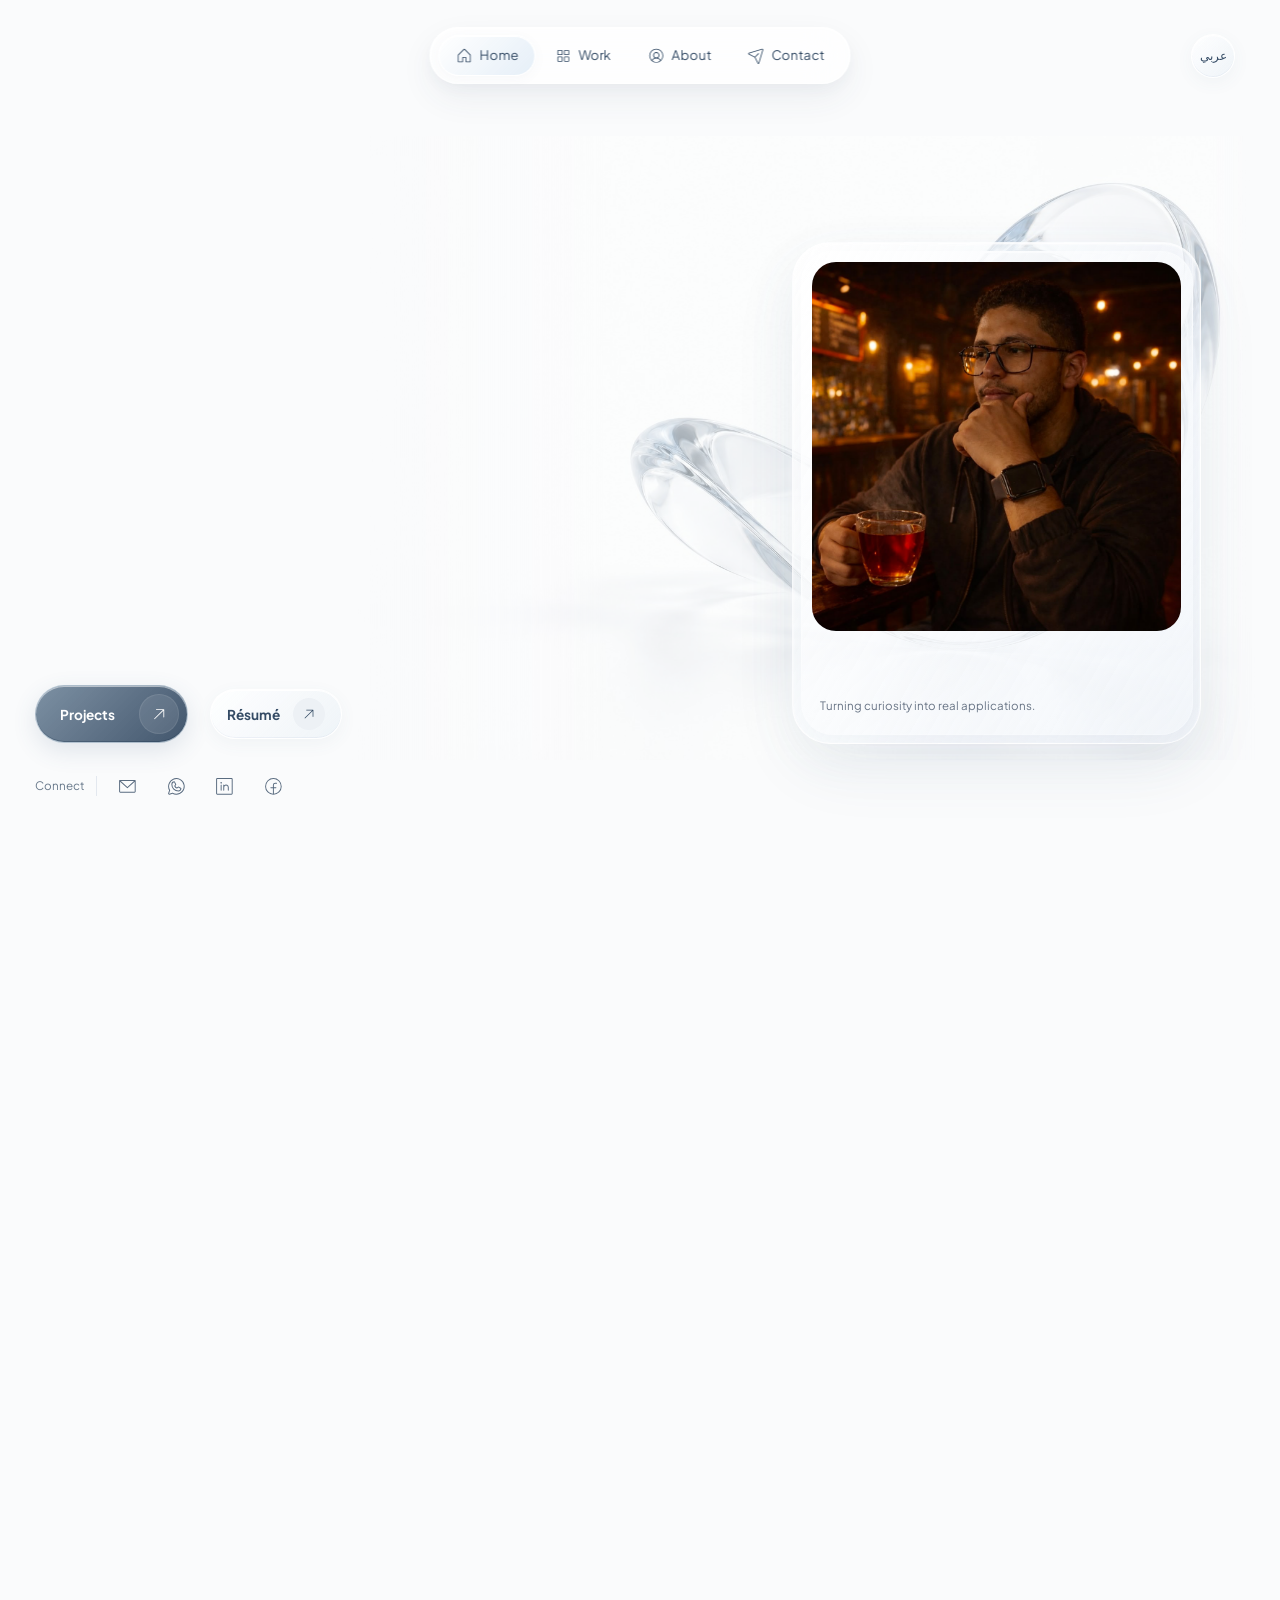
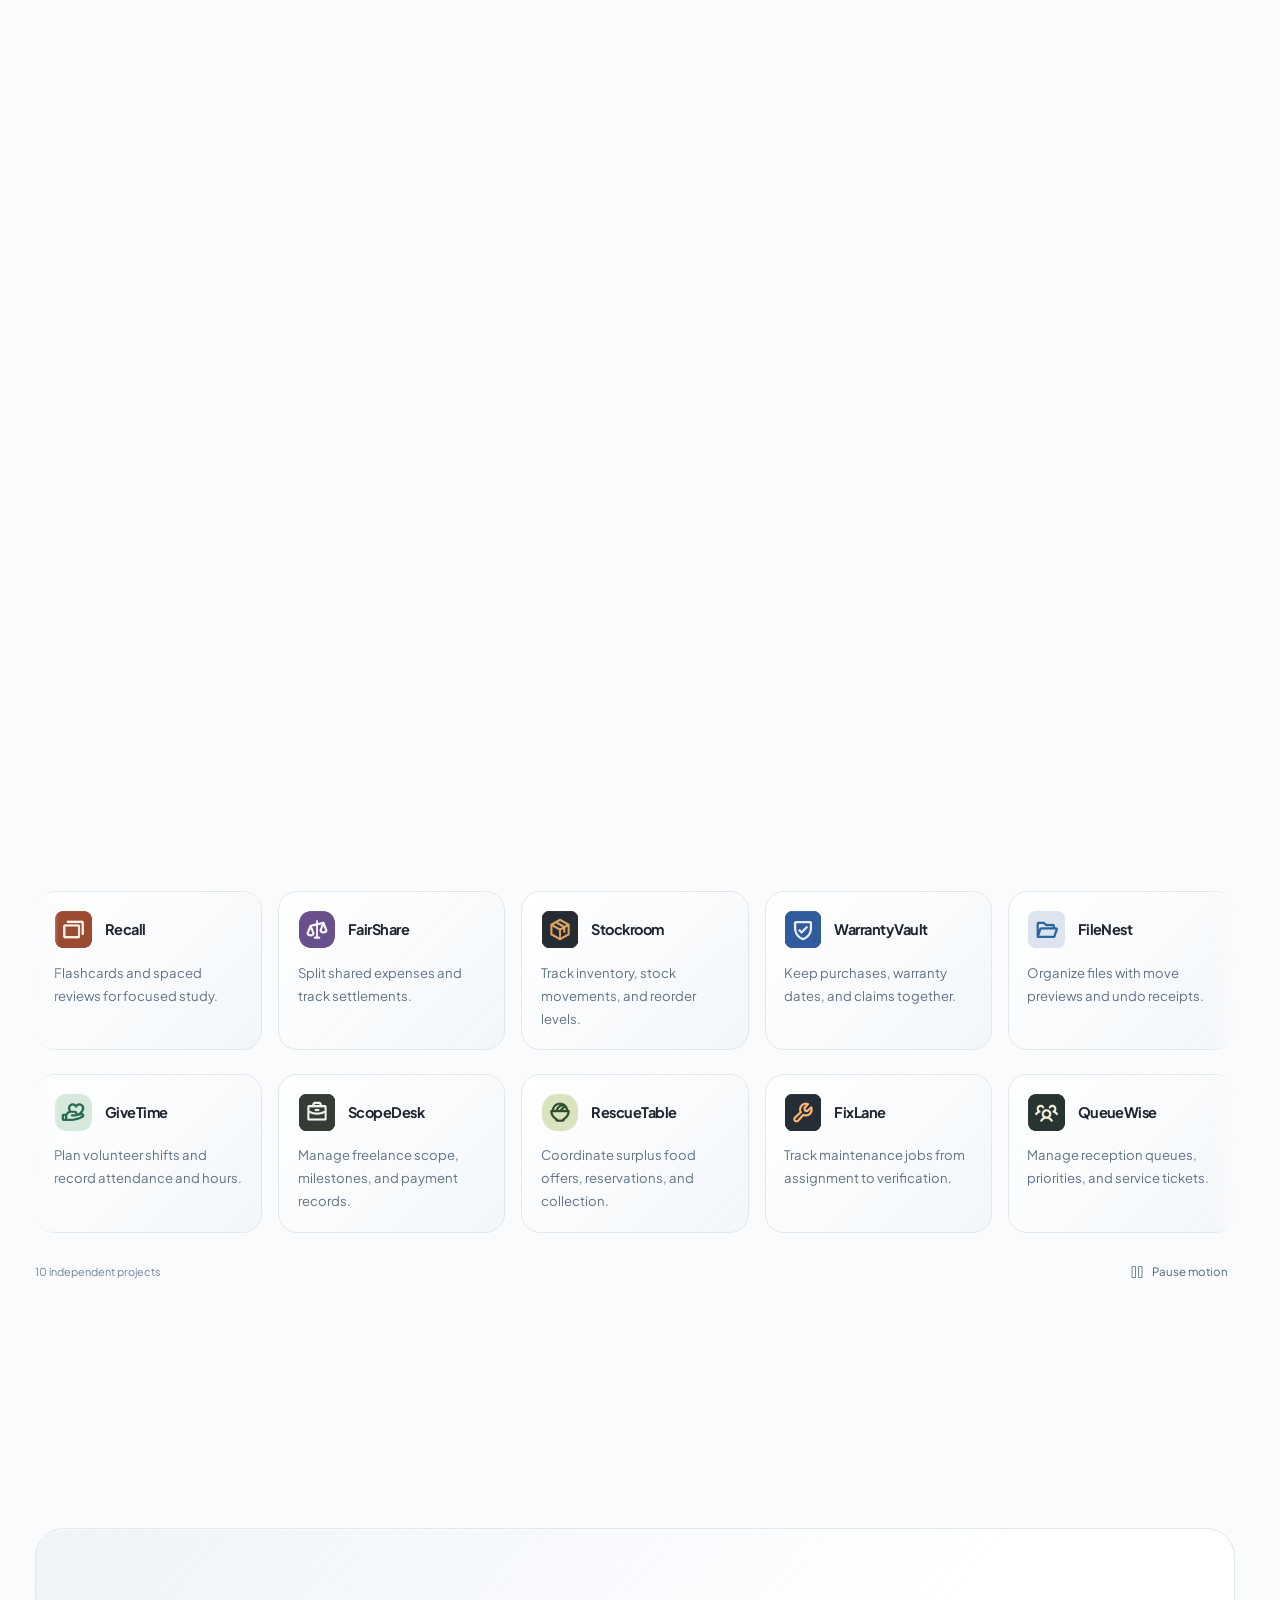
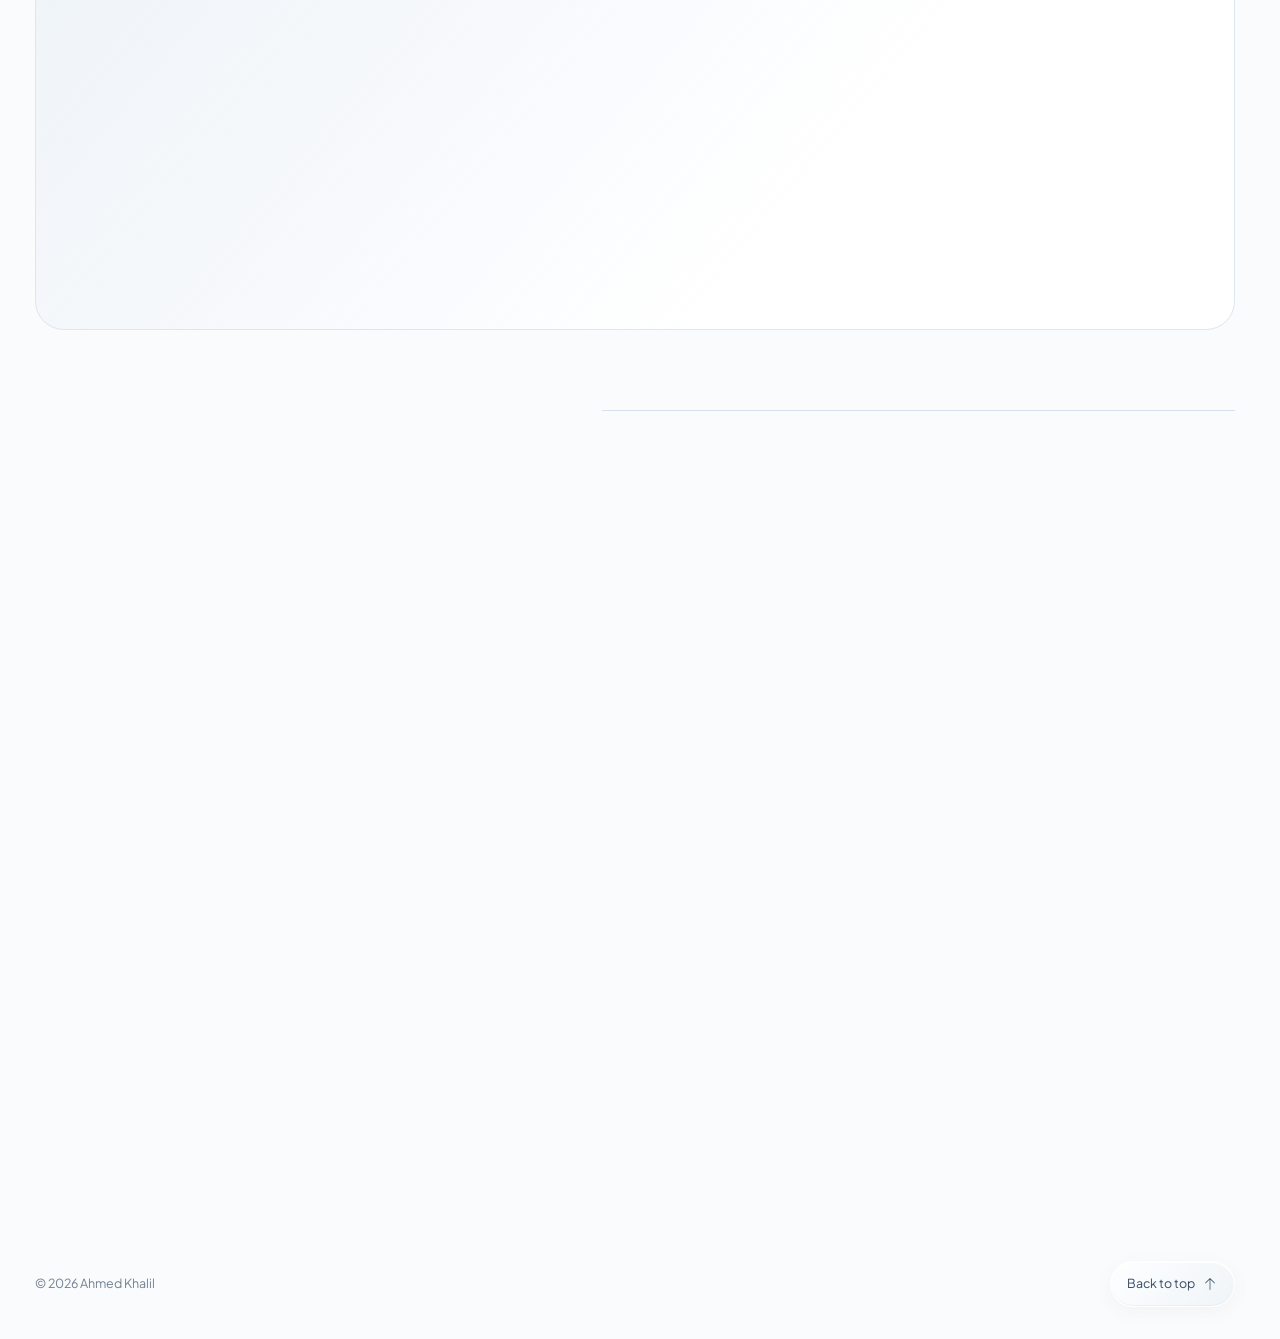
<file: index.html>
<!doctype html>
<html lang="en" data-theme="light">
<head>
  <meta charset="UTF-8">
  <meta name="viewport" content="width=device-width, initial-scale=1">
  <meta name="theme-color" content="#fafbfc">
  <title>Ahmed Khalil | AI & Software Development</title>
  <meta name="description" content="Computer Science student specializing in AI. Explore Ahmed's work in Flutter, web development and Windows applications, including MIMARX Studio & Academy, Clear Tool and NEXUS.">
  <meta property="og:title" content="Ahmed Khalil | AI & Software Development">
  <meta property="og:description" content="A curious mind. Practical software. Explore MIMARX Studio & Academy, Clear Tool, NEXUS, and my work across web, mobile, and desktop.">
  <meta property="og:type" content="website">
  <meta property="og:url" content="https://ahmed-khalil-mohamed.github.io/">
  <meta property="og:image" content="https://ahmed-khalil-mohamed.github.io/portrait-2026.jpg">
  <link rel="canonical" href="https://ahmed-khalil-mohamed.github.io/">
  <link rel="icon" href="favicon.ico?v=4" sizes="any">
  <link rel="icon" href="ak-signature.svg?v=4" type="image/svg+xml">
  <link rel="apple-touch-icon" href="apple-touch-icon.png">
  <link rel="preload" as="font" href="jakarta-regular.ttf" type="font/ttf" crossorigin>
  <link rel="preload" as="font" href="signature.ttf" type="font/ttf" crossorigin>
  <link rel="stylesheet" href="styles.css?v=11">
  <link rel="stylesheet" href="motion.css?v=9">
  <link rel="stylesheet" href="refinements.css?v=15">
  <script>
    if (!matchMedia('(prefers-reduced-motion: reduce)').matches) {
      document.documentElement.classList.add('intro-pending');
      window.portfolioIntroFallback = setTimeout(() => {
        document.documentElement.classList.remove('intro-pending');
        document.querySelectorAll('[data-intro-inert]').forEach(el => { el.inert = false; el.removeAttribute('data-intro-inert'); });
        document.dispatchEvent(new Event('portfolio:intro-ready'));
      }, 5000);
    }
  </script>
  <script src="signature-mark.js?v=9" defer></script>
  <script src="motion.js?v=14" defer></script>
  <script src="project-data.js?v=8" defer></script>
  <script src="project-gallery.js?v=12" defer></script>
  <script src="app.js?v=9" defer></script>
  <script src="interactions.js?v=13" defer></script>
  <script src="project-marquee.js?v=13" defer></script>
</head>
<body>
  <div class="site-intro" id="site-intro" aria-label="Welcome / أهلاً بك">
    <div class="intro-center">
      <div class="intro-signature" data-ink-signature></div>
      <p class="intro-name" data-en="Ahmed Khalil" data-ar="أحمد خليل">Ahmed Khalil</p>
    </div>
    <button class="intro-skip" data-en="Enter website" data-ar="دخول الموقع">Enter website</button>
  </div>
  <a class="skip-link" href="#main" data-en="Skip to content" data-ar="انتقل للمحتوى">Skip to content</a>
  <header class="header shell">
    <a class="brand signature" href="#" aria-label="Ahmed Khalil, home">AK<span class="signature-stroke" aria-hidden="true"></span></a>
    <nav class="desktop-nav" aria-label="Main navigation">
      <a href="#home"><svg class="icon" aria-hidden="true"><use href="icons.svg?v=11#house"></use></svg><span data-en="Home" data-ar="الرئيسية">Home</span></a>
      <a href="#work"><svg class="icon" aria-hidden="true"><use href="icons.svg?v=11#squares-four"></use></svg><span data-en="Work" data-ar="المشاريع">Work</span></a>
      <a href="#about"><svg class="icon" aria-hidden="true"><use href="icons.svg?v=11#user-circle"></use></svg><span data-en="About" data-ar="عني">About</span></a>
      <a href="#contact"><svg class="icon" aria-hidden="true"><use href="icons.svg?v=11#paper-plane-tilt"></use></svg><span data-en="Contact" data-ar="تواصل">Contact</span></a>
    </nav>
    <div class="preferences">
      <button id="language" data-language-toggle class="icon-button language" aria-label="Switch to Arabic">عربي</button>
    </div>
    <button class="menu-toggle icon-button" aria-label="Open menu" aria-controls="mobile-menu" aria-expanded="false"><svg class="icon" aria-hidden="true"><use href="icons.svg?v=11#list"></use></svg></button>
  </header>
  <dialog id="mobile-menu" aria-label="Navigation menu">
    <div class="drawer-top"><a class="signature drawer-brand" href="#home" aria-label="Ahmed Khalil, home">AK</a><button class="icon-button close-menu" aria-label="Close menu"><svg class="icon" aria-hidden="true"><use href="icons.svg?v=11#x"></use></svg></button></div>
    <p class="drawer-name" data-en="Ahmed Khalil" data-ar="أحمد خليل">Ahmed Khalil</p>
    <nav class="mobile-nav" aria-label="Main navigation">
      <a href="#home"><svg class="icon" aria-hidden="true"><use href="icons.svg?v=11#house"></use></svg><span data-en="Home" data-ar="الرئيسية">Home</span></a>
      <a href="#work"><svg class="icon" aria-hidden="true"><use href="icons.svg?v=11#squares-four"></use></svg><span data-en="Work" data-ar="المشاريع">Work</span></a>
      <a href="#about"><svg class="icon" aria-hidden="true"><use href="icons.svg?v=11#user-circle"></use></svg><span data-en="About" data-ar="عني">About</span></a>
      <a href="#contact"><svg class="icon" aria-hidden="true"><use href="icons.svg?v=11#paper-plane-tilt"></use></svg><span data-en="Contact" data-ar="تواصل">Contact</span></a>
    </nav>
    <div class="drawer-bottom"><span data-en="Language" data-ar="اللغة">Language</span><button class="drawer-language" data-language-toggle aria-label="Switch to Arabic">العربية</button></div>
    <a class="drawer-resume text-link" href="resume.html" target="_blank" rel="noopener"><span data-en="View résumé" data-ar="السيرة الذاتية">View résumé</span><svg class="icon" aria-hidden="true"><use href="icons.svg?v=11#arrow-up-right"></use></svg></a>
  </dialog>
  <main id="main">
    <section id="home" class="hero shell" aria-labelledby="hero-title">
      <img class="glass-art" src="glass-ribbon.jpg" width="1536" height="1024" alt="" aria-hidden="true">
      <div class="hero-copy">
        <p class="eyebrow entrance" data-en="SOFTWARE DEVELOPMENT & ARTIFICIAL INTELLIGENCE" data-ar="تطوير البرمجيات والذكاء الاصطناعي">SOFTWARE DEVELOPMENT & ARTIFICIAL INTELLIGENCE</p>
        <h1 id="hero-title" class="entrance" style="--delay:100ms"><span data-en="Ahmed" data-ar="أحمد">Ahmed</span><br><span class="name-last" data-en="Khalil." data-ar="خليل.">Khalil.</span></h1>
        <p class="hero-description entrance" style="--delay:200ms"><strong data-en="A developer. An AI student. A curious mind." data-ar="مطور برمجيات. طالب ذكاء اصطناعي. عقل فضولي.">A developer. An AI student. A curious mind.</strong><span data-en="Building thoughtful experiences across web, mobile, and desktop." data-ar="أبني تجارب مدروسة للويب والموبايل وسطح المكتب.">Building thoughtful experiences across web, mobile, and desktop.</span></p>
        <div class="hero-actions entrance" style="--delay:270ms">
          <a class="button primary" href="#work"><span data-en="Projects" data-ar="المشاريع">Projects</span><span class="icon-circle" aria-hidden="true"><svg class="icon" aria-hidden="true"><use href="icons.svg?v=11#arrow-up-right"></use></svg></span></a>
          <a class="text-link" href="resume.html" target="_blank" rel="noopener"><span data-en="Résumé" data-ar="السيرة الذاتية">Résumé</span><span class="icon-circle" aria-hidden="true"><svg class="icon" aria-hidden="true"><use href="icons.svg?v=11#arrow-up-right"></use></svg></span></a>
        </div>
        <div class="contact-shortcuts entrance" style="--delay:360ms" role="group" aria-labelledby="quick-contact-title"><span id="quick-contact-title" class="contact-legend" data-en="Connect" data-ar="نتواصل">Connect</span><a class="contact-shortcut" href="mailto:ahmed9999qe@gmail.com"><svg class="icon" aria-hidden="true"><use href="icons.svg?v=11#envelope-simple"></use></svg><span class="" data-en="Email" data-ar="الإيميل">Email</span></a><a class="contact-shortcut" href="https://wa.me/201120000970" target="_blank" rel="noopener"><svg class="icon" aria-hidden="true"><use href="icons.svg?v=11#whatsapp-logo"></use></svg><span class="" data-en="WhatsApp" data-ar="واتساب">WhatsApp</span></a><a class="contact-shortcut" href="https://www.linkedin.com/in/ahmed-khalil-b76813265/" target="_blank" rel="noopener"><svg class="icon" aria-hidden="true"><use href="icons.svg?v=11#linkedin-logo"></use></svg><span class="" data-en="LinkedIn" data-ar="لينكدإن">LinkedIn</span></a><a class="contact-shortcut" href="https://www.facebook.com/Ahmed.Khalil.Mohame" target="_blank" rel="noopener"><svg class="icon" aria-hidden="true"><use href="icons.svg?v=11#facebook-logo"></use></svg><span class="" data-en="Facebook" data-ar="فيسبوك">Facebook</span></a></div>
      </div>
      <figure class="portrait entrance" style="--delay:180ms">
        <div class="portrait-frame"><img src="portrait-2026.jpg" width="1536" height="1024" alt="Ahmed Khalil" fetchpriority="high"></div>
        <figcaption><span><strong data-en="Ahmed Khalil" data-ar="أحمد خليل">Ahmed Khalil</strong><small data-en="Turning curiosity into real applications." data-ar="أحوّل الفضول إلى تطبيقات حقيقية.">Turning curiosity into real applications.</small></span><span class="signature portrait-signature" aria-hidden="true">AK</span></figcaption>
      </figure>
    </section>
    <section id="work" class="work shell section" aria-labelledby="work-title">
      <div class="section-heading reveal"><h2 id="work-title" data-en="Selected work." data-ar="مشاريع مختارة.">Selected work.</h2><p data-en="Client websites and applications I design and build." data-ar="مواقع للعملاء وتطبيقات من تصميمي وتطويري.">Client websites and applications I design and build.</p></div>
      <div class="work-grid">
        <article id="mimarx" class="work-card reveal" aria-labelledby="mimarx-title">
          <button class="project-image work-preview mimarx-work-preview" data-project="mimarx" aria-label="Explore MIMARX project"><img src="mimarx-academy.jpg" alt="MIMARX Academy website and architectural showcase" width="1905" height="1057" loading="lazy"><span class="preview-hint" aria-hidden="true"><svg class="icon" aria-hidden="true"><use href="icons.svg?v=11#arrow-up-right"></use></svg></span></button>
          <div class="work-card-body">
            <p class="work-category" data-en="Client website" data-ar="موقع لعميل">Client website</p>
            <h3 id="mimarx-title">MIMARX</h3>
            <p class="work-summary" data-en="A bilingual website for an architecture studio and its academy. Designed and developed in full." data-ar="موقع بالعربية والإنجليزية لاستوديو معماري وأكاديميته. صممته وطورته بالكامل.">A bilingual website for an architecture studio and its academy. Designed and developed in full.</p>
            <div class="work-card-actions"><button class="work-visit" data-project="mimarx" aria-haspopup="dialog"><span data-en="Explore project" data-ar="اكتشف المشروع">Explore project</span><svg class="icon" aria-hidden="true"><use href="icons.svg?v=11#arrow-up-right"></use></svg></button><button class="work-details" data-project="mimarx"><span class="" data-en="Details" data-ar="التفاصيل">Details</span></button></div>
          </div>
        </article>
        <article id="nexus" class="work-card reveal" aria-labelledby="nexus-title">
          <button class="project-image work-preview nexus-work-preview" data-project="nexus" aria-label="Explore NEXUS project"><img src="nexus.png" alt="NEXUS AI workspace" width="1600" height="1000" loading="lazy"><span class="preview-hint" aria-hidden="true"><svg class="icon" aria-hidden="true"><use href="icons.svg?v=11#arrow-up-right"></use></svg></span></button>
          <div class="work-card-body">
            <p class="work-category" data-en="AI workspace" data-ar="مساحة عمل AI">AI workspace</p>
            <h3 id="nexus-title">NEXUS</h3>
            <p class="work-summary" data-en="AI tools, conversations, and specialist roles together in one Windows workspace." data-ar="أدوات الذكاء الاصطناعي والمحادثات والأدوار المتخصصة في مساحة عمل واحدة على Windows.">AI tools, conversations, and specialist roles together in one Windows workspace.</p>
            <div class="work-card-actions"><button class="work-visit" data-project="nexus" aria-haspopup="dialog"><span data-en="Explore project" data-ar="اكتشف المشروع">Explore project</span><svg class="icon" aria-hidden="true"><use href="icons.svg?v=11#arrow-up-right"></use></svg></button><button class="work-details" data-project="nexus"><span class="" data-en="Details" data-ar="التفاصيل">Details</span></button></div>
          </div>
        </article>
        <article id="clear" class="work-card reveal" aria-labelledby="clear-title">
          <button class="project-image work-preview clear-work-preview" data-project="clear" aria-label="Explore Clear Tool project"><img src="clear-tool.png" alt="Clear Tool hardware and maintenance workspace" width="1600" height="1000" loading="lazy"><span class="preview-hint" aria-hidden="true"><svg class="icon" aria-hidden="true"><use href="icons.svg?v=11#arrow-up-right"></use></svg></span></button>
          <div class="work-card-body">
            <p class="work-category" data-en="Windows utility" data-ar="أدوات Windows">Windows utility</p>
            <h3 id="clear-title">Clear Tool</h3>
            <p class="work-summary" data-en="Understand your PC and manage everyday maintenance through a clear, bilingual interface." data-ar="اعرف مكونات جهازك ونظّم مهام الصيانة اليومية بواجهة واضحة بالعربية والإنجليزية.">Understand your PC and manage everyday maintenance through a clear, bilingual interface.</p>
            <div class="work-card-actions"><button class="work-visit" data-project="clear" aria-haspopup="dialog"><span data-en="Explore project" data-ar="اكتشف المشروع">Explore project</span><svg class="icon" aria-hidden="true"><use href="icons.svg?v=11#arrow-up-right"></use></svg></button><button class="work-details" data-project="clear"><span class="" data-en="Details" data-ar="التفاصيل">Details</span></button></div>
          </div>
        </article>
      </div>
      <div id="more-projects" class="more-work" role="region" aria-labelledby="more-work-title">
        <div class="more-work-heading reveal"><h3 id="more-work-title" data-en="More things I've built." data-ar="مشاريع أخرى.">More things I've built.</h3><p data-en="Small tools for everyday tasks. Take a closer look." data-ar="أدوات صغيرة لمهام يومية. اضغط على أي مشروع لتكتشفه.">Small tools for everyday tasks. Take a closer look.</p></div>
        <div class="project-marquee" id="project-marquee">
<div class="marquee-row"><div class="marquee-track"><ul class="marquee-group">
<li class="mini-project">
            <button type="button" class="mini-card" data-project="recall" aria-haspopup="dialog" aria-labelledby="recall-name" aria-describedby="recall-summary">
              <span class="mini-card-top"><img src="project-icons/recall.png" alt="" width="40" height="40" loading="lazy"><svg class="icon mini-arrow" aria-hidden="true"><use href="icons.svg?v=11#arrow-up-right"></use></svg></span>
              <span class="mini-name" id="recall-name" dir="ltr">Recall</span>
              <span class="mini-summary" id="recall-summary" data-en="Flashcards and spaced reviews for focused study." data-ar="بطاقات للمذاكرة ومراجعات متباعدة لتثبيت المعلومات.">Flashcards and spaced reviews for focused study.</span>
            </button>
          </li>
<li class="mini-project">
            <button type="button" class="mini-card" data-project="fairshare" aria-haspopup="dialog" aria-labelledby="fairshare-name" aria-describedby="fairshare-summary">
              <span class="mini-card-top"><img src="project-icons/fairshare.png" alt="" width="40" height="40" loading="lazy"><svg class="icon mini-arrow" aria-hidden="true"><use href="icons.svg?v=11#arrow-up-right"></use></svg></span>
              <span class="mini-name" id="fairshare-name" dir="ltr">FairShare</span>
              <span class="mini-summary" id="fairshare-summary" data-en="Split shared expenses and track settlements." data-ar="تقسيم المصاريف المشتركة ومتابعة التسويات.">Split shared expenses and track settlements.</span>
            </button>
          </li>
<li class="mini-project">
            <button type="button" class="mini-card" data-project="stockroom" aria-haspopup="dialog" aria-labelledby="stockroom-name" aria-describedby="stockroom-summary">
              <span class="mini-card-top"><img src="project-icons/stockroom.png" alt="" width="40" height="40" loading="lazy"><svg class="icon mini-arrow" aria-hidden="true"><use href="icons.svg?v=11#arrow-up-right"></use></svg></span>
              <span class="mini-name" id="stockroom-name" dir="ltr">Stockroom</span>
              <span class="mini-summary" id="stockroom-summary" data-en="Track inventory, stock movements, and reorder levels." data-ar="متابعة المخزون وحركة الأصناف وحدود إعادة الطلب.">Track inventory, stock movements, and reorder levels.</span>
            </button>
          </li>
<li class="mini-project">
            <button type="button" class="mini-card" data-project="warrantyvault" aria-haspopup="dialog" aria-labelledby="warrantyvault-name" aria-describedby="warrantyvault-summary">
              <span class="mini-card-top"><img src="project-icons/warrantyvault.png" alt="" width="40" height="40" loading="lazy"><svg class="icon mini-arrow" aria-hidden="true"><use href="icons.svg?v=11#arrow-up-right"></use></svg></span>
              <span class="mini-name" id="warrantyvault-name" dir="ltr">WarrantyVault</span>
              <span class="mini-summary" id="warrantyvault-summary" data-en="Keep purchases, warranty dates, and claims together." data-ar="تنظيم المشتريات ومواعيد الضمان ومطالبات الصيانة.">Keep purchases, warranty dates, and claims together.</span>
            </button>
          </li>
<li class="mini-project">
            <button type="button" class="mini-card" data-project="filenest" aria-haspopup="dialog" aria-labelledby="filenest-name" aria-describedby="filenest-summary">
              <span class="mini-card-top"><img src="project-icons/filenest.png" alt="" width="40" height="40" loading="lazy"><svg class="icon mini-arrow" aria-hidden="true"><use href="icons.svg?v=11#arrow-up-right"></use></svg></span>
              <span class="mini-name" id="filenest-name" dir="ltr">FileNest</span>
              <span class="mini-summary" id="filenest-summary" data-en="Organize files with move previews and undo receipts." data-ar="تنظيم الملفات مع معاينة النقل وإمكانية التراجع.">Organize files with move previews and undo receipts.</span>
            </button>
          </li>
</ul></div></div>
<div class="marquee-row"><div class="marquee-track"><ul class="marquee-group">
<li class="mini-project">
            <button type="button" class="mini-card" data-project="givetime" aria-haspopup="dialog" aria-labelledby="givetime-name" aria-describedby="givetime-summary">
              <span class="mini-card-top"><img src="project-icons/givetime.png" alt="" width="40" height="40" loading="lazy"><svg class="icon mini-arrow" aria-hidden="true"><use href="icons.svg?v=11#arrow-up-right"></use></svg></span>
              <span class="mini-name" id="givetime-name" dir="ltr">GiveTime</span>
              <span class="mini-summary" id="givetime-summary" data-en="Plan volunteer shifts and record attendance and hours." data-ar="تنظيم ورديات المتطوعين وتسجيل الحضور والساعات.">Plan volunteer shifts and record attendance and hours.</span>
            </button>
          </li>
<li class="mini-project">
            <button type="button" class="mini-card" data-project="scopedesk" aria-haspopup="dialog" aria-labelledby="scopedesk-name" aria-describedby="scopedesk-summary">
              <span class="mini-card-top"><img src="project-icons/scopedesk.png" alt="" width="40" height="40" loading="lazy"><svg class="icon mini-arrow" aria-hidden="true"><use href="icons.svg?v=11#arrow-up-right"></use></svg></span>
              <span class="mini-name" id="scopedesk-name" dir="ltr">ScopeDesk</span>
              <span class="mini-summary" id="scopedesk-summary" data-en="Manage freelance scope, milestones, and payment records." data-ar="تنظيم نطاق المشاريع ومراحل التسليم وسجلات المدفوعات.">Manage freelance scope, milestones, and payment records.</span>
            </button>
          </li>
<li class="mini-project">
            <button type="button" class="mini-card" data-project="rescuetable" aria-haspopup="dialog" aria-labelledby="rescuetable-name" aria-describedby="rescuetable-summary">
              <span class="mini-card-top"><img src="project-icons/rescuetable.png" alt="" width="40" height="40" loading="lazy"><svg class="icon mini-arrow" aria-hidden="true"><use href="icons.svg?v=11#arrow-up-right"></use></svg></span>
              <span class="mini-name" id="rescuetable-name" dir="ltr">RescueTable</span>
              <span class="mini-summary" id="rescuetable-summary" data-en="Coordinate surplus food offers, reservations, and collection." data-ar="تنسيق عروض فائض الطعام والحجوزات والاستلام.">Coordinate surplus food offers, reservations, and collection.</span>
            </button>
          </li>
<li class="mini-project">
            <button type="button" class="mini-card" data-project="fixlane" aria-haspopup="dialog" aria-labelledby="fixlane-name" aria-describedby="fixlane-summary">
              <span class="mini-card-top"><img src="project-icons/fixlane.png" alt="" width="40" height="40" loading="lazy"><svg class="icon mini-arrow" aria-hidden="true"><use href="icons.svg?v=11#arrow-up-right"></use></svg></span>
              <span class="mini-name" id="fixlane-name" dir="ltr">FixLane</span>
              <span class="mini-summary" id="fixlane-summary" data-en="Track maintenance jobs from assignment to verification." data-ar="متابعة أعمال الصيانة من الإسناد إلى التأكد من الإصلاح.">Track maintenance jobs from assignment to verification.</span>
            </button>
          </li>
<li class="mini-project">
            <button type="button" class="mini-card" data-project="queuewise" aria-haspopup="dialog" aria-labelledby="queuewise-name" aria-describedby="queuewise-summary">
              <span class="mini-card-top"><img src="project-icons/queuewise.png" alt="" width="40" height="40" loading="lazy"><svg class="icon mini-arrow" aria-hidden="true"><use href="icons.svg?v=11#arrow-up-right"></use></svg></span>
              <span class="mini-name" id="queuewise-name" dir="ltr">QueueWise</span>
              <span class="mini-summary" id="queuewise-summary" data-en="Manage reception queues, priorities, and service tickets." data-ar="إدارة طوابير الاستقبال والأولويات وتذاكر الخدمة.">Manage reception queues, priorities, and service tickets.</span>
            </button>
          </li>
</ul></div></div>
</div>
<div class="marquee-toolbar"><span data-en="10 independent projects" data-ar="١٠ مشاريع مستقلة">10 independent projects</span><button class="marquee-toggle" hidden type="button" aria-pressed="false" aria-controls="project-marquee"><svg class="icon" aria-hidden="true"><use href="icons.svg?v=11#pause"></use></svg><span data-en="Pause motion" data-ar="إيقاف الحركة">Pause motion</span></button></div>
      </div>
      <a class="all-projects text-link reveal" href="https://github.com/Ahmed-Khalil-Mohamed?tab=repositories" target="_blank" rel="noopener"><span data-en="More on GitHub" data-ar="المزيد على GitHub">More on GitHub</span><span class="icon-circle" aria-hidden="true"><svg class="icon" aria-hidden="true"><use href="icons.svg?v=11#arrow-up-right"></use></svg></span></a>
    </section>
    <section id="about" class="about shell section" aria-labelledby="about-title">
      <div class="about-title reveal"><p class="eyebrow" data-en="THE PERSON BEHIND THE CODE" data-ar="وراء الكود">THE PERSON BEHIND THE CODE</p><h2 id="about-title"><span data-en="Always a student." data-ar="أتعلم باستمرار.">Always a student.</span><span data-en="Always building." data-ar="وأبني باستمرار.">Always building.</span></h2><a class="text-link" href="resume.html" target="_blank" rel="noopener"><span data-en="Résumé" data-ar="السيرة الذاتية">Résumé</span><span class="icon-circle" aria-hidden="true"><svg class="icon" aria-hidden="true"><use href="icons.svg?v=11#arrow-up-right"></use></svg></span></a></div>
      <div class="about-content reveal"><p class="about-lead" data-en="I'm Ahmed, a Computer Science student specializing in Artificial Intelligence, with hands-on experience building Flutter web and mobile applications." data-ar="أنا أحمد، طالب علوم حاسب متخصص في الذكاء الاصطناعي، وعندي خبرة عملية في بناء تطبيقات الويب والموبايل باستخدام Flutter.">I'm Ahmed, a Computer Science student specializing in Artificial Intelligence, with hands-on experience building Flutter web and mobile applications.</p><p data-en="I enjoy turning a useful idea into something people can actually use. My projects bring together application development, thoughtful interfaces, and a growing interest in how AI can support everyday work." data-ar="بحب أحول الفكرة المفيدة لبرنامج الناس تقدر تستخدمه فعلًا. مشاريعي بتجمع بين تطوير التطبيقات والاهتمام بالواجهة واستكشاف إزاي الذكاء الاصطناعي يساعد في الشغل اليومي.">I enjoy turning a useful idea into something people can actually use. My projects bring together application development, thoughtful interfaces, and a growing interest in how AI can support everyday work.</p><div class="education"><span data-en="Current focus" data-ar="مجال دراستي">Current focus</span><strong data-en="Computer Science" data-ar="علوم الحاسب">Computer Science</strong><span data-en="Artificial Intelligence specialization" data-ar="تخصص الذكاء الاصطناعي">Artificial Intelligence specialization</span></div></div>
    </section>
    <section id="skills" class="skills shell section" aria-labelledby="skills-title">
      <div class="toolkit-heading reveal"><p class="eyebrow" data-en="SKILLS & TOOLS" data-ar="المهارات والأدوات">SKILLS & TOOLS</p><h2 id="skills-title" data-en="My working toolkit." data-ar="أدواتي في الشغل.">My working toolkit.</h2><p class="toolkit-intro" data-en="The technologies I use to turn ideas into working products." data-ar="التقنيات اللي بستخدمها عشان أحوّل الأفكار لتطبيقات حقيقية.">The technologies I use to turn ideas into working products.</p></div>
      <div class="skill-groups">
        <div class="skill-group reveal"><span class="skill-mark" aria-hidden="true"><svg class="icon" aria-hidden="true"><use href="icons.svg?v=11#code"></use></svg></span><h3 data-en="Applications & interfaces" data-ar="التطبيقات والواجهات">Applications & interfaces</h3><p data-en="From a responsive website to an app that feels at home on your device." data-ar="من موقع متجاوب إلى تطبيق مناسب للجهاز اللي بتستخدمه.">From a responsive website to an app that feels at home on your device.</p><div class="tags"><span>Flutter</span><span>Dart</span><span>React</span><span>JavaScript</span><span>HTML & CSS</span><span>Electron</span></div></div>
        <div class="skill-group reveal"><span class="skill-mark" aria-hidden="true"><svg class="icon" aria-hidden="true"><use href="icons.svg?v=11#brain"></use></svg></span><h3 data-en="Intelligence & workflow" data-ar="الذكاء الاصطناعي وسير العمل">Intelligence & workflow</h3><p data-en="Exploring AI through useful integrations, clear workflows, and practical tools." data-ar="استكشاف الذكاء الاصطناعي من خلال تكاملات مفيدة وخطوات عمل واضحة وأدوات عملية.">Exploring AI through useful integrations, clear workflows, and practical tools.</p><div class="tags"><span data-en="AI integrations" data-ar="تكامل أدوات AI">AI integrations</span><span>Git & GitHub</span><span data-en="Arabic / English UI" data-ar="واجهات عربية / إنجليزية">Arabic / English UI</span><span>Windows</span></div></div>
      </div>
    </section>
    <section id="contact" class="contact shell section reveal" aria-labelledby="contact-title">
      <div class="contact-intro"><p class="eyebrow" data-en="GET IN TOUCH" data-ar="خلّينا نتواصل">GET IN TOUCH</p><h2 id="contact-title" data-en="Good software starts with a conversation." data-ar="البرامج الجيدة تبدأ بفكرة وحوار.">Good software starts with a conversation.</h2>
      <div class="contact-bottom"><p data-en="Have a project in mind? Send me an email, say hello on WhatsApp, or connect with me on social media." data-ar="عندك فكرة مشروع؟ ابعتلي إيميل، كلمني على واتساب، أو نتواصل على السوشيال ميديا.">Have a project in mind? Send me an email, say hello on WhatsApp, or connect with me on social media.</p></div></div>
      <div class="contact-channels"><a class="contact-channel" href="mailto:ahmed9999qe@gmail.com"><span class="contact-channel-icon"><svg class="icon" aria-hidden="true"><use href="icons.svg?v=11#envelope-simple"></use></svg></span><span class="contact-channel-copy"><span class="contact-label" data-en="Email" data-ar="الإيميل">Email</span><span class="contact-value" dir="ltr">ahmed9999qe@gmail.com</span></span><svg class="icon" aria-hidden="true"><use href="icons.svg?v=11#arrow-up-right"></use></svg></a><a class="contact-channel" href="https://wa.me/201120000970" target="_blank" rel="noopener"><span class="contact-channel-icon"><svg class="icon" aria-hidden="true"><use href="icons.svg?v=11#whatsapp-logo"></use></svg></span><span class="contact-channel-copy"><span class="contact-label" data-en="WhatsApp" data-ar="واتساب">WhatsApp</span><span class="contact-value" dir="ltr">+20 112 000 0970</span></span><svg class="icon" aria-hidden="true"><use href="icons.svg?v=11#arrow-up-right"></use></svg></a><a class="contact-channel" href="https://www.linkedin.com/in/ahmed-khalil-b76813265/" target="_blank" rel="noopener"><span class="contact-channel-icon"><svg class="icon" aria-hidden="true"><use href="icons.svg?v=11#linkedin-logo"></use></svg></span><span class="contact-channel-copy"><span class="contact-label" data-en="LinkedIn" data-ar="لينكدإن">LinkedIn</span><span class="contact-value" data-en="Connect professionally" data-ar="نتواصل مهنيًا">Connect professionally</span></span><svg class="icon" aria-hidden="true"><use href="icons.svg?v=11#arrow-up-right"></use></svg></a><a class="contact-channel" href="https://www.facebook.com/Ahmed.Khalil.Mohame" target="_blank" rel="noopener"><span class="contact-channel-icon"><svg class="icon" aria-hidden="true"><use href="icons.svg?v=11#facebook-logo"></use></svg></span><span class="contact-channel-copy"><span class="contact-label" data-en="Facebook" data-ar="فيسبوك">Facebook</span><span class="contact-value" data-en="Find me on Facebook" data-ar="تابعني على فيسبوك">Find me on Facebook</span></span><svg class="icon" aria-hidden="true"><use href="icons.svg?v=11#arrow-up-right"></use></svg></a></div>
    </section>
  </main>
  <footer class="footer shell"><span>© <span id="year">2026</span> <span data-en="Ahmed Khalil" data-ar="أحمد خليل">Ahmed Khalil</span></span><a href="#home"><span data-en="Back to top" data-ar="للأعلى">Back to top</span><svg class="icon" aria-hidden="true"><use href="icons.svg?v=11#arrow-up"></use></svg></a></footer>
  <dialog id="project-dialog" aria-labelledby="dialog-title"><div class="project-dialog-bar"><span data-en="Project overview" data-ar="نظرة على المشروع">Project overview</span><button class="close-dialog icon-button" aria-label="Close project details"><svg class="icon" aria-hidden="true"><use href="icons.svg?v=11#x"></use></svg></button></div><div id="dialog-content"></div></dialog>
</body>
</html>
</file>
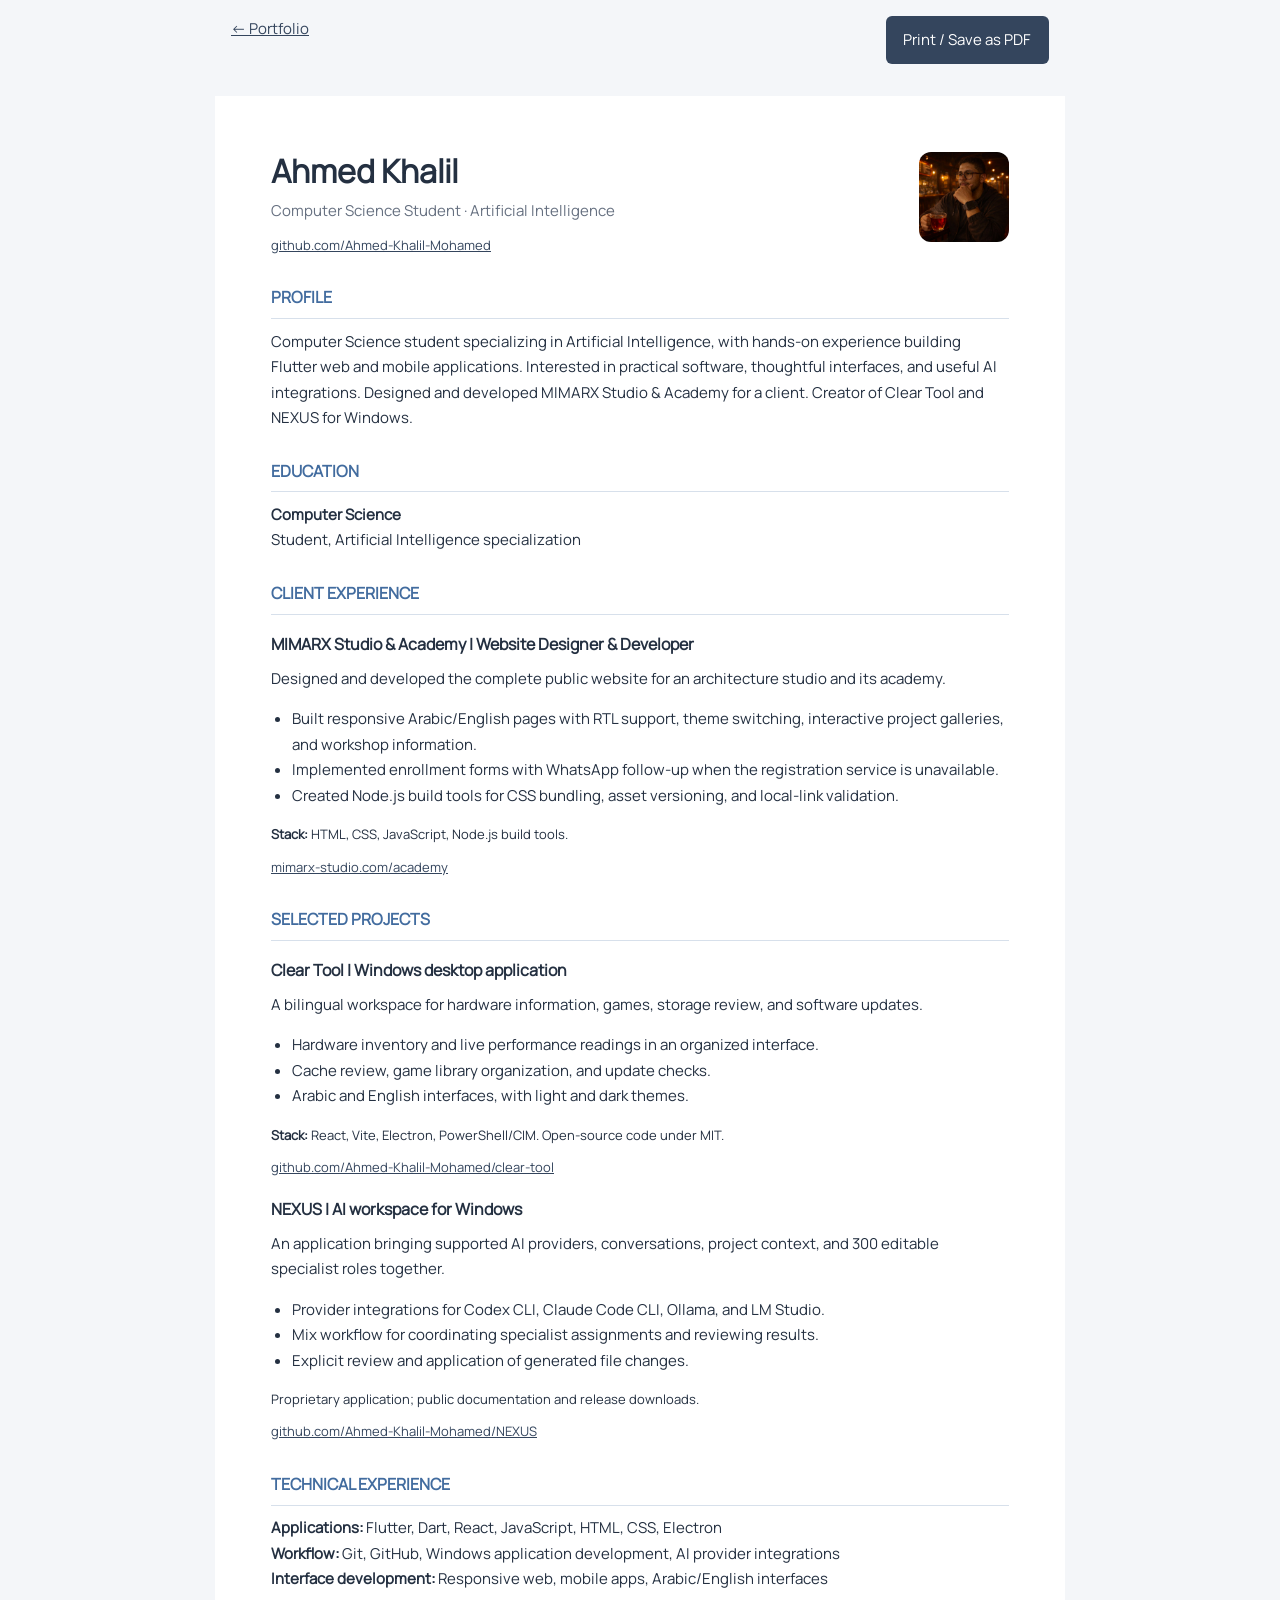
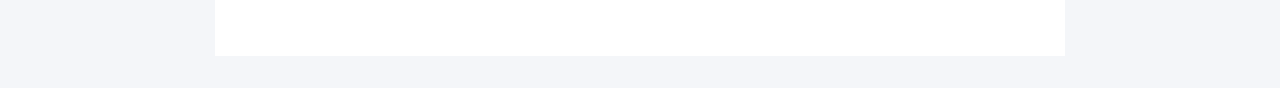
<file: resume.html>
<!doctype html>
<html lang="en"><head><meta charset="UTF-8"><meta name="viewport" content="width=device-width,initial-scale=1"><title>Ahmed Khalil | Résumé</title><meta name="description" content="Ahmed Khalil: Computer Science student specializing in AI, with Flutter web and mobile application experience."><link rel="icon" href="favicon.ico?v=4" sizes="any"><link rel="icon" href="ak-signature.svg?v=4" type="image/svg+xml"><style>@font-face{font-family:Manrope;src:url(manrope-regular.ttf);font-display:swap}*{box-sizing:border-box}body{font:15px/1.7 Manrope,'Segoe UI',sans-serif;background:#f4f6f9;color:#243041;margin:0}.page{max-width:850px;margin:2rem auto;padding:3.5rem;background:#fff}h1{font-size:32px;line-height:1.2;margin:0}h2{font-size:16px;margin:1.7rem 0 .6rem;color:#426c9f;border-bottom:1px solid #d7e0eb;padding-bottom:.4rem}h3{font-size:16px;margin:1rem 0 .25rem}p{margin:.5rem 0}a{color:#34455d;overflow-wrap:anywhere}.top{display:flex;gap:2rem;justify-content:space-between}.top img{height:90px;width:90px;border-radius:12px;object-fit:cover;object-position:60% 42%}.controls{max-width:850px;margin:1rem auto;display:flex;justify-content:space-between;padding:0 1rem}button{padding:.7rem 1.1rem;background:#34455d;color:white;border:0;border-radius:6px;cursor:pointer;font:inherit}ul{padding-left:1.3rem}.role{color:#667080}.small{font-size:13px}@media(max-width:600px){.page{padding:1.5rem;margin:.5rem}.top{gap:1rem}h1{font-size:26px}.top img{height:65px;width:65px}}@media print{body{background:white;font-size:10pt}.controls{display:none}.page{padding:0;margin:0;max-width:none}h2{break-after:avoid}article{break-inside:avoid}a{color:inherit;text-decoration:none}@page{size:A4;margin:15mm}}</style></head><body><div class="controls"><a href="index.html">← Portfolio</a><button onclick="window.print()">Print / Save as PDF</button></div><main class="page"><header class="top"><div><h1>Ahmed Khalil</h1><p class="role">Computer Science Student · Artificial Intelligence</p><a class="small" href="https://github.com/Ahmed-Khalil-Mohamed">github.com/Ahmed-Khalil-Mohamed</a></div><img src="portrait-2026.jpg" width="90" height="90" alt="Ahmed Khalil"></header><section><h2>PROFILE</h2><p>Computer Science student specializing in Artificial Intelligence, with hands-on experience building Flutter web and mobile applications. Interested in practical software, thoughtful interfaces, and useful AI integrations. Designed and developed MIMARX Studio & Academy for a client. Creator of Clear Tool and NEXUS for Windows.</p></section><section><h2>EDUCATION</h2><p><strong>Computer Science</strong><br>Student, Artificial Intelligence specialization</p></section><section><h2>CLIENT EXPERIENCE</h2><article><h3>MIMARX Studio & Academy | Website Designer & Developer</h3><p>Designed and developed the complete public website for an architecture studio and its academy.</p><ul><li>Built responsive Arabic/English pages with RTL support, theme switching, interactive project galleries, and workshop information.</li><li>Implemented enrollment forms with WhatsApp follow-up when the registration service is unavailable.</li><li>Created Node.js build tools for CSS bundling, asset versioning, and local-link validation.</li></ul><p class="small"><strong>Stack:</strong> HTML, CSS, JavaScript, Node.js build tools.</p><a class="small" href="https://www.mimarx-studio.com/academy">mimarx-studio.com/academy</a></article></section><section><h2>SELECTED PROJECTS</h2><article><h3>Clear Tool | Windows desktop application</h3><p>A bilingual workspace for hardware information, games, storage review, and software updates.</p><ul><li>Hardware inventory and live performance readings in an organized interface.</li><li>Cache review, game library organization, and update checks.</li><li>Arabic and English interfaces, with light and dark themes.</li></ul><p class="small"><strong>Stack:</strong> React, Vite, Electron, PowerShell/CIM. Open-source code under MIT.</p><a class="small" href="https://github.com/Ahmed-Khalil-Mohamed/clear-tool">github.com/Ahmed-Khalil-Mohamed/clear-tool</a></article><article><h3>NEXUS | AI workspace for Windows</h3><p>An application bringing supported AI providers, conversations, project context, and 300 editable specialist roles together.</p><ul><li>Provider integrations for Codex CLI, Claude Code CLI, Ollama, and LM Studio.</li><li>Mix workflow for coordinating specialist assignments and reviewing results.</li><li>Explicit review and application of generated file changes.</li></ul><p class="small">Proprietary application; public documentation and release downloads.</p><a class="small" href="https://github.com/Ahmed-Khalil-Mohamed/NEXUS">github.com/Ahmed-Khalil-Mohamed/NEXUS</a></article></section><section><h2>TECHNICAL EXPERIENCE</h2><p><strong>Applications:</strong> Flutter, Dart, React, JavaScript, HTML, CSS, Electron<br><strong>Workflow:</strong> Git, GitHub, Windows application development, AI provider integrations<br><strong>Interface development:</strong> Responsive web, mobile apps, Arabic/English interfaces</p></section></main></body></html>
</file>
<file: styles.css>
@font-face{font-family:Jakarta;src:url(jakarta-regular.ttf) format('truetype');font-weight:400 500;font-display:swap}
@font-face{font-family:Jakarta;src:url(jakarta-bold.ttf) format('truetype');font-weight:600 800;font-display:swap}
@font-face{font-family:Signature;src:url(signature.ttf) format('truetype');font-weight:400;font-display:swap}
/* White liquid glass: original web approximation. Variance 7 / motion 6 / density 3.
   Radius: panels 32/24px, controls pill. Layers: art 0, content 1, nav 10, dialog top layer.
   Backdrop blur limited to floating navigation and modal overlay. */
:root{--bg:#fafbfc;--text:#202631;--muted:#667080;--accent:#426c9f;--panel:rgba(255,255,255,.8);--line:rgba(138,157,180,.16);--ease:cubic-bezier(.22,.75,.18,1);color-scheme:light}
*{box-sizing:border-box}html{scroll-behavior:smooth;scroll-padding-top:8rem}body{margin:0;background:var(--bg);color:var(--text);font-family:Jakarta,'Segoe UI',sans-serif;line-height:1.7;-webkit-font-smoothing:antialiased}body:has(dialog[open]){overflow:hidden}a{color:inherit;text-decoration:none}button{font:inherit;color:inherit;cursor:pointer;border:0}button,a{-webkit-tap-highlight-color:transparent}a:focus-visible,button:focus-visible{outline:2px solid var(--accent);outline-offset:6px}img{display:block;max-width:100%}h1,h2,h3,p,figure{margin:0}h1,h2,h3{font-weight:700;line-height:1.1}p{color:var(--muted)}.shell{width:min(100% - 2.5rem,75rem);margin-inline:auto}.signature{font-family:Signature,cursive;font-weight:400;font-style:normal;letter-spacing:-.09em;line-height:1;direction:ltr}.header{height:6rem;display:flex;align-items:center;justify-content:space-between;gap:1rem;position:relative;z-index:10}.brand{display:block;position:relative;font-size:3.8rem;width:5rem;padding-top:.25rem;transform:rotate(-8deg);transform-origin:center}.signature-stroke{position:absolute;bottom:4px;left:10px;width:3.4rem;height:9px;border-bottom:1.2px solid currentColor;border-radius:50%;transform:rotate(-8deg)}nav{display:flex;align-items:center;gap:.15rem;padding:.4rem .5rem;border:1px solid rgba(255,255,255,.95);border-radius:100px;background:rgba(255,255,255,.7);box-shadow:inset 0 1px 0 #fff,0 8px 25px #58749110,0 0 0 1px #6882a00a}nav a{font-size:.78rem;min-height:2.6rem;display:flex;align-items:center;padding:.55rem .65rem;border-radius:100px;color:#596477;transition:background .5s var(--ease),color .5s var(--ease)}nav a:hover,nav a[aria-current]{color:#202b3d;background:rgba(219,229,240,.55)}.preferences{display:flex}.icon-button{display:grid;place-items:center;background:rgba(255,255,255,.55);min-height:2.8rem;min-width:2.8rem;border-radius:100px;border:1px solid #fff;box-shadow:0 3px 12px #647e9808;transition:background .4s var(--ease),transform .4s var(--ease)}.icon-button:hover{background:#edf2f8}.language{font-size:.78rem}.hero{position:relative;padding-block:3rem 4.5rem;display:grid;gap:3.5rem;isolation:isolate}.glass-art{position:absolute;z-index:-1;pointer-events:none;width:100%;height:34rem;object-fit:cover;right:0;top:22rem;mix-blend-mode:multiply;opacity:.5;mask-image:linear-gradient(90deg,transparent,#000 30%,#000 95%,transparent)}.eyebrow{font-size:.67rem;letter-spacing:.14em;font-weight:600;color:#66798e}.hero h1{font-size:clamp(5.1rem,11vw,8.4rem);letter-spacing:-.075em;line-height:.98;margin-top:1.6rem;font-weight:700}.name-last{color:#5f6b7b}.hero-description{font-size:1rem;max-width:29rem;margin-top:1.75rem;line-height:1.85}.hero-description strong{display:block;color:#303c4e;font-weight:500}.hero-description>span{display:block;margin-top:.3rem}.hero-actions{display:flex;align-items:center;gap:1.4rem;flex-wrap:wrap;margin-top:2rem}.button{display:inline-flex;justify-content:center;align-items:center;gap:1.5rem;min-height:3.5rem;padding:.5rem .5rem .5rem 1.5rem;border-radius:100px;font-size:.85rem;font-weight:600;white-space:nowrap;transition:transform .6s var(--ease),box-shadow .6s var(--ease)}.primary{background:linear-gradient(145deg,#374354,#202b3b);color:#f7f9fc;box-shadow:0 9px 24px #3046671a,inset 0 1px 0 #ffffff35;border:1px solid #ffffff40}.button>span:last-child{display:grid;place-items:center;font-size:1.3rem;background:#ffffff18;border:1px solid #ffffff16;border-radius:100%;width:2.5rem;height:2.5rem;transition:transform .6s var(--ease)}.primary:hover{transform:translateY(-3px);box-shadow:0 14px 30px #30466728}.primary:hover>span:last-child{transform:rotate(45deg)}button:active,.button:active{transform:scale(.98)}.text-link{display:inline-flex;align-items:center;gap:.8rem;min-height:2.75rem;padding:0;background:transparent;font-size:.85rem;font-weight:600;color:#34455d}.text-link>span:last-child{display:grid;place-items:center;width:2rem;height:2rem;border-radius:50%;background:#edf1f5;transition:transform .5s var(--ease)}.text-link:hover>span:last-child{transform:translate(2px,-2px)}.portrait{width:min(100%,23rem);justify-self:center;align-self:center;padding:.65rem .65rem 1.15rem;border-radius:2rem;background:linear-gradient(140deg,#ffffffc9,#ffffff70);border:1px solid #fff;box-shadow:inset 0 1px 1px #fff,0 24px 70px #51688619,0 3px 10px #51688608;position:relative}.portrait::before{content:'';position:absolute;inset:-1rem;z-index:-1;border:1px solid #ffffffb3;border-radius:2.5rem;background:linear-gradient(130deg,#ffffff88,#dfe9f244);transform:rotate(-5deg);box-shadow:0 15px 45px #6a86a412}.portrait-frame{border-radius:1.45rem;overflow:hidden;aspect-ratio:1.05;background:#e6eaf0}.portrait img{width:100%;height:100%;object-fit:cover;transition:transform 1.3s var(--ease)}.portrait:hover img{transform:scale(1.035)}figcaption{display:flex;justify-content:space-between;align-items:center;padding:1.25rem .5rem 0;gap:1rem}figcaption strong{display:block;font-size:.85rem;font-weight:600;color:#303a49}figcaption small{display:block;font-size:.65rem;color:#687485;margin-top:.15rem}.portrait-signature{font-size:3rem;color:#354b67}.section{padding-block:4.5rem}.section-heading{max-width:42rem;margin-bottom:2.5rem}h2{font-size:clamp(2.2rem,4vw,3.75rem);letter-spacing:-.055em}.section-heading p{margin-top:1rem;max-width:34rem;font-size:.95rem}.work{position:relative}.projects{display:grid;gap:2rem}.project{display:grid;gap:0;padding:.65rem;border-radius:2rem;border:1px solid #fff;background:linear-gradient(140deg,#fff9,#eef2f86b);box-shadow:inset 0 1px 0 #fff,0 16px 45px #526d8b0a,0 0 0 1px #607d9808;transition:box-shadow .7s var(--ease),transform .7s var(--ease)}.project:hover{box-shadow:inset 0 1px 0 #fff,0 24px 70px #526d8b14,0 0 0 1px #607d9810}.project-image{display:block;position:relative;width:100%;aspect-ratio:1.4;border-radius:1.45rem;overflow:hidden;padding:7%;background:linear-gradient(145deg,#e7eaf0,#f9fbfd);border:1px solid #ffffffc9}.project-image img{width:100%;height:100%;object-fit:contain;border-radius:.35rem;filter:drop-shadow(0 1rem 1rem #5065801f);transition:transform 1s var(--ease)}.nexus-preview{background:linear-gradient(145deg,#e2e9f0,#f4f7fa)}.project-image:hover img{transform:scale(1.06) translateY(-3px)}.image-action{position:absolute;bottom:1rem;inset-inline-end:1rem;width:2.4rem;height:2.4rem;display:grid;place-items:center;border:1px solid #fff;border-radius:100%;background:#ffffffb3;color:#344760;font-size:1.35rem;box-shadow:inset 0 1px 1px #fff,0 5px 15px #556f8910}.project-content{padding:1.8rem 1rem}.project-logo{width:2.8rem;height:2.8rem;object-fit:contain;margin-bottom:1.4rem;border-radius:.6rem}.project-heading{display:flex;flex-direction:column-reverse;align-items:flex-start;gap:.55rem}h3{font-size:2rem;letter-spacing:-.045em}.project-kind{color:#66798f;font-size:.73rem}.project-content>p{margin-top:1rem;max-width:30rem;font-size:.9rem;line-height:1.85}.project-meta{display:flex;gap:.5rem;flex-wrap:wrap;margin:1.5rem 0 1.2rem;color:#617084;font-size:.68rem}.project-meta span{padding:.35rem .65rem;border-radius:100px;border:1px solid #fff;background:#ffffff90;box-shadow:0 1px 4px #44648408}.all-projects{margin-top:2rem}.about{display:grid;gap:3rem;position:relative}.about::before{content:'';position:absolute;left:0;right:0;top:0;height:1px;background:linear-gradient(90deg,transparent,#c8d3df77,transparent)}.about-title h2{max-width:27rem;margin:1.4rem 0 1.5rem}.about-title .eyebrow{font-size:.66rem}.about-lead{font-size:1.3rem;line-height:1.65;color:#354052;margin-bottom:1.5rem;letter-spacing:-.025em}.about-content>p:not(.about-lead){line-height:1.9;font-size:.94rem}.education{margin-top:2rem;padding:1.6rem 2rem;border:1px solid #fff;border-radius:1.5rem;background:linear-gradient(120deg,#fff9,#e8eff76b);box-shadow:inset 0 1px 0 #fff,0 8px 35px #536e8d0a;display:grid;gap:.3rem;font-size:.8rem;color:#6c7785}.education strong{color:#35465a;font-size:1.1rem}.skills{position:relative}.skill-groups{display:grid;gap:1.5rem;margin-top:2.5rem}.skill-group{position:relative;padding:2rem;border:1px solid #fff;background:linear-gradient(130deg,#ffffffb3,#eef2f966);border-radius:2rem;box-shadow:inset 0 1px 0 #fff,0 12px 40px #526e8d08}.skill-mark{display:inline-grid;place-items:center;width:3.3rem;height:3.3rem;border-radius:1rem;background:#fff9;border:1px solid #fff;font-family:monospace;color:#5a7190;font-size:1.15rem;margin-bottom:2rem;box-shadow:0 5px 15px #5875900a}.skill-group h3{font-size:1.35rem;letter-spacing:-.03em}.skill-group p{margin-top:1rem;max-width:28rem;font-size:.9rem}.tags{display:flex;flex-wrap:wrap;gap:.5rem;margin-top:1.6rem}.tags span{background:#ffffffa6;border:1px solid #fff;border-radius:100px;padding:.4rem .8rem;font-size:.73rem;color:#5a6980;box-shadow:0 2px 6px #45668805}.contact{position:relative;border:1px solid #fff;border-radius:2.5rem;padding:2.2rem;background:linear-gradient(115deg,#ffffffc4,#e9eff880);box-shadow:inset 0 1px 0 #fff,0 20px 65px #526d8b0c;margin-block:2rem 5rem;overflow:hidden}.contact::before{content:'';position:absolute;inset:0;background:url(glass-ribbon.jpg) 100% 48%/auto 190% no-repeat;opacity:.2;mix-blend-mode:multiply;pointer-events:none;z-index:0}.contact>*{position:relative}.contact h2{max-width:44rem;font-size:clamp(2.2rem,4.4vw,3.8rem);line-height:1.15}.contact-bottom{display:flex;flex-wrap:wrap;align-items:center;justify-content:space-between;gap:2rem;margin-top:2rem}.contact-bottom p{max-width:28rem;font-size:.95rem}.footer{padding-block:0 2rem;display:flex;gap:1rem;justify-content:space-between;align-items:center;color:#718092;font-size:.7rem}.footer a{min-height:2.75rem;display:flex;align-items:center}.skip-link{position:fixed;top:1rem;left:1rem;padding:1rem;background:#24374e;color:#fff;transform:translateY(-200%);z-index:20}.skip-link:focus{transform:none}dialog{width:min(46rem,calc(100% - 2rem));max-height:88dvh;padding:2rem;border:1px solid #fff;border-radius:2rem;background:#fafcfe;color:var(--text);box-shadow:0 35px 100px #405c8333}dialog::backdrop{background:#dce5ed99;backdrop-filter:blur(14px)}.close-dialog{margin-inline-start:auto;font-size:2rem}.dialog-icon{width:4rem;height:4rem;object-fit:contain;border-radius:.8rem;margin-bottom:1.2rem}dialog h2{font-size:2.7rem}dialog p{margin-top:1.2rem}dialog ul{color:var(--muted);padding-inline-start:1.2rem;line-height:1.9}dialog .dialog-actions{display:flex;flex-wrap:wrap;gap:1.5rem;margin-top:1.5rem}dialog .license{font-size:.8rem;color:var(--muted)}[dir=rtl] body{font-family:'Segoe UI',Tahoma,sans-serif}[dir=rtl] h1,[dir=rtl] h2,[dir=rtl] h3{letter-spacing:0;line-height:1.35}[dir=rtl] .hero h1{line-height:1.2}[dir=rtl] .eyebrow{letter-spacing:0}[dir=rtl] .signature{font-family:Signature,cursive}[dir=rtl] .hero-description{font-size:1.1rem}[dir=rtl] .button{padding:.5rem 1.5rem .5rem .5rem}
@media(min-width:640px){.shell{width:min(100% - 4rem,75rem)}.header{height:7rem}.brand{font-size:4.5rem}nav{position:fixed;top:1.7rem;left:50%;transform:translateX(-50%);backdrop-filter:blur(22px) saturate(150%);-webkit-backdrop-filter:blur(22px) saturate(150%)}nav a{font-size:.82rem;padding:.55rem 1.25rem}.hero{padding-top:3.5rem}.skill-groups{grid-template-columns:1fr 1fr}.footer{font-size:.78rem}.contact{padding:3rem}}
@media(min-width:768px){.hero{grid-template-columns:1.3fr 1fr;align-items:center;gap:3.5rem;padding-top:3rem;padding-bottom:6rem;min-height:40rem}.portrait{width:100%;max-width:24rem;transform:rotate(3deg);margin-top:1.5rem}.portrait-frame{aspect-ratio:.92}.hero h1{font-size:clamp(6rem,10vw,8.4rem)}.glass-art{width:80%;height:40rem;top:0;right:-1rem;opacity:.65;object-fit:contain}.hero-copy{position:relative;z-index:1}.section{padding-block:5.5rem}.project{grid-template-columns:1.22fr 1fr;align-items:stretch}.project-image{aspect-ratio:auto;min-height:24rem}.project-content{padding:2.5rem}.nexus-project .project-image{order:2}.nexus-project .project-content{order:1}.about{grid-template-columns:1fr 1fr;gap:5rem}.contact{padding:4rem;margin-bottom:5rem}.section-heading{margin-bottom:3rem}.skill-group{padding:2.5rem}}
@media(min-width:1024px){.hero{grid-template-columns:1.35fr 1fr;gap:5rem;padding-top:3.4rem;padding-bottom:5rem}.hero-description{font-size:1.02rem}.portrait{max-width:25rem}.project{grid-template-columns:1.3fr 1fr}.project-content{padding:3rem}.project-image{padding:6%;min-height:27rem}.project h3{font-size:2.6rem}.glass-art{right:-2rem;width:85%;height:42rem}.section{padding-block:6rem}}
@media(max-width:639px){.header{flex-wrap:wrap;height:8rem;align-content:flex-start;padding-top:.8rem;gap:0}.header nav{order:3;justify-content:center;width:100%;position:relative;margin-top:.6rem}nav a{flex:1;justify-content:center}.brand{font-size:3.5rem;line-height:.9}.signature-stroke{bottom:-2px}.hero{padding-top:2rem}.hero h1{font-size:5.8rem}.hero .eyebrow{font-size:.6rem;letter-spacing:.07em}.hero-description{font-size:.92rem}.portrait{width:90%;margin-block:.5rem}.portrait-frame{aspect-ratio:1.06}.contact{border-radius:2rem}.footer{align-items:flex-start}.footer>span{max-width:13rem}}
@media(max-width:380px){.shell{width:calc(100% - 2rem)}.hero h1{font-size:5.25rem}.hero-actions{gap:.85rem}.button{font-size:.79rem;gap:.8rem}.text-link{font-size:.8rem}.project-content{padding:1.5rem .8rem}.contact{padding:1.75rem}}
@media(prefers-reduced-motion:no-preference){.entrance{animation:enter 1.2s var(--ease) both;animation-delay:var(--delay,0ms)}.portrait.entrance{animation-name:portrait-enter}.brand{animation:signature-enter 1.5s var(--ease) both}.js-motion .reveal{opacity:0;transform:translateY(30px);transition:opacity 1s var(--ease),transform 1s var(--ease)}.js-motion .reveal.visible{opacity:1;transform:none}dialog[open]{animation:dialog-enter .5s var(--ease) both}@keyframes enter{from{opacity:0;transform:translateY(26px)}to{opacity:1;transform:none}}@keyframes portrait-enter{from{opacity:0;transform:translateY(25px) rotate(0)}to{opacity:1;transform:rotate(3deg)}}@keyframes signature-enter{from{opacity:0;transform:translateY(6px) rotate(-12deg)}to{opacity:1;transform:rotate(-8deg)}}@keyframes dialog-enter{from{opacity:0;transform:translateY(12px) scale(.97)}to{opacity:1;transform:none}}}
@media(max-width:767px){.portrait.entrance{animation-name:enter;transform:none}}
@media(prefers-reduced-motion:reduce){html{scroll-behavior:auto}*,*::before,*::after{animation:none!important;transition:none!important}.portrait{transform:none}}
@media(prefers-reduced-transparency:reduce){nav{background:#f8fafc;backdrop-filter:none;-webkit-backdrop-filter:none}dialog::backdrop{background:#dce5edf2;backdrop-filter:none}.portrait,.project,.skill-group,.education,.contact{background:#f4f7fa}}

/* Final detailing: consistent Phosphor Light icons, original square portrait,
   restrained motion, and native scrolling styled for the white glass palette. */
@font-face{font-family:PlexArabic;src:url(arabic-regular.ttf) format('truetype');font-weight:400 500;font-display:swap}
@font-face{font-family:PlexArabic;src:url(arabic-semibold.ttf) format('truetype');font-weight:600 800;font-display:swap}
html{scrollbar-width:thin;scrollbar-color:#b9c6d5 #f5f7fa;scrollbar-gutter:stable}
::-webkit-scrollbar{width:10px;height:10px}
::-webkit-scrollbar-track{background:#f5f7fa}
::-webkit-scrollbar-thumb{background:#b9c6d5;border:3px solid #f5f7fa;border-radius:20px}
::-webkit-scrollbar-thumb:hover{background:#889fb8}
::-webkit-scrollbar-corner{background:#f5f7fa}
::selection{background:#dce7f4;color:#27374a}
.icon{display:block;width:1.25rem;height:1.25rem;fill:currentColor;flex-shrink:0}
nav a{gap:.4rem}nav .icon{width:1.1rem;height:1.1rem}
.button .icon{width:1.15rem;height:1.15rem}.text-link .icon{width:1rem;height:1rem}
.skill-mark .icon{width:1.6rem;height:1.6rem}.close-dialog .icon{width:1.35rem;height:1.35rem}
.footer a{gap:.45rem}.footer .icon{width:1rem;height:1rem}
.portrait{transform:none;margin-top:0;max-width:24rem}
.portrait::before{inset:-.6rem;transform:none;border-radius:2.4rem;background:linear-gradient(120deg,#ffffffc4,#e8eff77a);box-shadow:inset 0 1px 2px #fff,0 18px 50px #7088a010}
.portrait-frame{aspect-ratio:1/1;border-radius:1.5rem}
.portrait img{object-fit:contain;transform:none}
.portrait:hover img{transform:none}
.portrait.entrance{animation-name:enter}
.portrait-frame::after{content:none}
.glass-art{opacity:.45}
figcaption{padding-top:1.1rem}figcaption small{font-size:.72rem}
.project-kind,.project-meta,.tags span{font-size:.78rem}
.project-content>p,.skill-group p,.about-content>p:not(.about-lead){font-size:1rem}
.eyebrow{line-height:1.8}.hero-description{line-height:1.9}
.project .text-link{margin-top:.2rem}.project-logo{padding:.15rem;background:#ffffff91;box-shadow:inset 0 1px 0 #fff,0 5px 18px #5e799313}
.project-image img{max-height:26rem}
[dir=rtl] body{font-family:PlexArabic,'Segoe UI',sans-serif}
[dir=rtl] .hero h1{line-height:1.12}
[dir=rtl] .hero-description{font-size:1.125rem}
[dir=rtl] .hero .eyebrow{font-size:.8rem}
[dir=rtl] nav a{font-size:.9rem}
@media(min-width:768px){nav a{padding-inline:1rem}.hero{min-height:39rem}.hero-copy{padding-bottom:.7rem}.portrait{max-width:24rem}.skill-group:nth-child(2){transition-delay:90ms}.project-content{align-self:center}.nexus-project{grid-template-columns:1fr 1.3fr}.nexus-project .project-content{padding-inline-start:2.5rem}}
@media(min-width:1024px){.portrait{max-width:24.5rem}.glass-art{width:78%;right:-1.5rem}}
@media(max-width:767px){.header{flex-wrap:wrap;height:8.5rem;align-content:flex-start;padding-top:.8rem;gap:0}.header nav{order:3;justify-content:center;width:100%;position:relative;top:auto;left:auto;transform:none;margin-top:.6rem;backdrop-filter:none;-webkit-backdrop-filter:none}nav a{flex:1;justify-content:center;padding-inline:.4rem}.brand{font-size:3.5rem;line-height:.9}.signature-stroke{bottom:-2px}.hero{padding-top:2rem}.portrait{width:90%;max-width:23rem;transform:none}.portrait-frame{aspect-ratio:1}.portrait::before{transform:none}.hero .eyebrow{max-width:23rem}.glass-art{top:24rem;height:28rem;opacity:.27}nav .icon{width:1rem;height:1rem}.project-logo{margin-bottom:1rem}}
@media(prefers-reduced-motion:no-preference){.signature-stroke{animation:signature-line 1s var(--ease) both;animation-delay:.55s;transform-origin:left}.project .image-action{transition:transform .6s var(--ease)}.project-image:hover .image-action{transform:rotate(45deg)}@keyframes signature-line{from{opacity:0;transform:scaleX(.1) rotate(-8deg)}to{opacity:1;transform:scaleX(1) rotate(-8deg)}}}
[dir=rtl] .glass-art{right:auto;left:-1.5rem;transform:scaleX(-1)}
@media(max-width:767px){[dir=rtl] .glass-art{left:0}}


/* One compact visual language for all selected projects. */
.work-grid{display:grid;grid-template-columns:minmax(0,1fr);gap:1.5rem;max-width:36rem;margin-inline:auto}
.work-card{min-width:0;display:flex;flex-direction:column;padding:.6rem;border-radius:1.75rem;background:linear-gradient(145deg,#ffffffd9,#eef3f88a);border:1px solid #fff;box-shadow:0 10px 32px #526d8b0a,inset 0 1px 0 #fff;scroll-margin-top:8rem}
.work-card .work-preview{flex-shrink:0;aspect-ratio:16/10;min-height:0;padding:1rem;border-radius:1.2rem;background:#e8edf3;overflow:hidden}
.work-card .work-preview img{width:100%;height:100%;max-height:none;object-fit:contain;border-radius:.35rem;filter:drop-shadow(0 8px 12px #3f516726);transition:transform .7s var(--ease)}
.work-card .mimarx-work-preview{background:#f0ede6;padding:0}
.work-card .mimarx-work-preview img{object-fit:cover;object-position:center top;border-radius:0;filter:none}
.work-card .nexus-work-preview{background:#e2e9f1}
.preview-hint{position:absolute;bottom:.75rem;inset-inline-end:.75rem;display:grid;place-items:center;width:2rem;height:2rem;border-radius:50%;background:#ffffffec;border:1px solid #fff;color:#34455d;box-shadow:0 3px 12px #334b6110}
.preview-hint .icon{width:1rem;height:1rem}
.work-card-body{display:flex;flex-direction:column;flex:1;padding:1.35rem .85rem .4rem}
.work-category{font-size:.8rem;color:#64768b;margin-bottom:.6rem}
.work-card h3{font-family:Jakarta,'Segoe UI',sans-serif;font-size:1.8rem;line-height:1.2;letter-spacing:-.045em}
.work-summary{font-size:.92rem;line-height:1.8;margin-top:.8rem;margin-bottom:1.5rem}
.work-card-actions{display:flex;align-items:center;justify-content:space-between;gap:1rem;border-top:1px solid var(--line);padding-top:.7rem;margin-top:auto}
.work-visit,.work-details{display:inline-flex;align-items:center;gap:.55rem;min-height:2.8rem;font-size:.8rem;font-weight:600;background:none;padding:0;color:#34455d}
.work-details{color:#667080;padding-inline:.35rem;text-decoration:underline;text-decoration-color:#a5b4c766;text-underline-offset:.3rem}
.work-visit .icon{width:1rem;height:1rem;transition:transform .3s var(--ease)}
.work-visit:hover .icon{transform:translate(2px,-2px)}
.work-details:hover{color:var(--text);text-decoration-color:currentColor}
.work .all-projects{margin-top:1.5rem;font-size:.8rem}
.dialog-preview{width:100%;aspect-ratio:16/9;object-fit:contain;border-radius:1rem;background:#e9eef4;margin:.5rem 0 1.5rem}
dialog .dialog-category{font-size:.75rem;letter-spacing:.08em;margin:0 0 1rem;color:var(--accent)}
dialog h2{font-family:Jakarta,'Segoe UI',sans-serif;font-size:clamp(1.7rem,5vw,2.7rem);overflow-wrap:break-word}
[dir=rtl] .work-card h3{line-height:1.2;letter-spacing:-.025em}
[dir=rtl] .work-summary{font-size:1rem;line-height:1.85}
[dir=rtl] .work-category,[dir=rtl] .work-visit,[dir=rtl] .work-details{font-size:.9rem}
@media(min-width:1024px){.work-grid{max-width:none;grid-template-columns:repeat(3,minmax(0,1fr));gap:1.25rem}.work-card-body{padding:1.5rem 1rem .5rem}.work-grid .work-card:nth-child(2){transition-delay:75ms}.work-grid .work-card:nth-child(3){transition-delay:150ms}}
@media(prefers-reduced-motion:no-preference){.work-card{transition:box-shadow .5s var(--ease)}.work-card:hover{box-shadow:0 18px 44px #526d8b16,inset 0 1px 0 #fff}.work-card .work-preview:hover img{transform:scale(1.035)}}
@media(prefers-reduced-transparency:reduce){.work-card{background:#f4f7fa}}

/* Quiet portfolio rows: consistent image, title, brief, and actions. */
.work-grid{max-width:none;display:grid;grid-template-columns:minmax(0,1fr);gap:0}
.work-card{position:relative;padding:1.75rem 0;border:0;border-top:1px solid #dbe3ec;border-radius:0;background:none;box-shadow:none;gap:0}
.work-card:last-child{border-bottom:1px solid #dbe3ec}
.work-card:hover{box-shadow:none}
.work-card .work-preview{border:1px solid #fff;border-radius:1.25rem;aspect-ratio:16/10;padding:.85rem}
.work-card .mimarx-work-preview{padding:0}
.work-card-body{padding:1.5rem .25rem 0}
.work-category{display:flex;align-items:center;gap:.8rem;margin-bottom:.55rem}

.work-card h3{font-size:clamp(1.85rem,3.8vw,2.8rem);font-weight:600}
.work-summary{max-width:30rem;margin-bottom:1rem}
.work-card-actions{border-top:0;justify-content:flex-start;gap:1.8rem;margin-top:0;padding-top:.4rem}
.work-visit{border:1px solid #d9e2ee;background:#f3f6fa;min-height:2.85rem;padding:.35rem .9rem;border-radius:100px}
.work-details{font-weight:500}
@media(min-width:640px){.work-card{display:grid;grid-template-columns:minmax(0,1fr) minmax(0,1fr);gap:2rem;align-items:center;padding-block:2rem}.work-card-body{padding:.5rem 0}.work-card .work-preview{aspect-ratio:16/11}.work-summary{font-size:.95rem}.work-card-actions{flex-wrap:wrap;gap:.5rem 1.5rem}}
@media(min-width:1024px){.work-grid{grid-template-columns:minmax(0,1fr);gap:0}.work-card{grid-template-columns:minmax(0,1fr) minmax(0,1fr);gap:4rem;padding-block:2.5rem}.work-card-body{padding:1rem 1.5rem 1rem 0}.work-card .work-preview{aspect-ratio:16/9}.work-category{font-size:.85rem}.work-summary{font-size:1rem}.work-visit,.work-details{font-size:.85rem}}

/* Native modal drawer supplies focus containment, Escape, and inert background. */
.menu-toggle{display:none}
#mobile-menu{position:fixed;inset:0 0 0 auto;margin:0;width:min(21.5rem,88vw);height:100dvh;max-height:none;padding:1.5rem;border:1px solid #fff;border-radius:1.75rem 0 0 1.75rem;background:linear-gradient(145deg,#fff,#f0f5fa);box-shadow:-18px 0 70px #334d6b1a;overflow-y:auto;color:var(--text)}
#mobile-menu::backdrop{background:#40566c30;backdrop-filter:blur(8px)}
.drawer-top{display:flex;align-items:center;justify-content:space-between;gap:1rem}
.drawer-brand{font-size:4.25rem;display:block;min-width:4rem;line-height:1.1;color:#34455d;transform:rotate(-7deg)}
.drawer-name{margin:.6rem 0 2.2rem;font-size:.85rem;color:#667080}
#mobile-menu .mobile-nav{position:static;display:flex;flex-direction:column;align-items:stretch;transform:none;gap:.4rem;margin:0;padding:0;width:100%;border:0;border-radius:0;box-shadow:none;background:none;backdrop-filter:none}
#mobile-menu .mobile-nav a{display:flex;flex:none;align-items:center;justify-content:flex-start;gap:1rem;padding:.9rem 1rem;min-height:3.6rem;font-size:1.1rem;border-radius:1rem;color:#34455d}
#mobile-menu .mobile-nav .icon{width:1.4rem;height:1.4rem}
#mobile-menu .mobile-nav a:hover,#mobile-menu .mobile-nav a[aria-current]{background:#e3ebf5}
.drawer-bottom{display:flex;align-items:center;justify-content:space-between;gap:1rem;margin-top:2.5rem;border-top:1px solid #dbe3ec;padding-top:1.4rem;color:var(--muted);font-size:.85rem}
.drawer-language{background:#fff;border:1px solid #dce5ef;border-radius:100px;padding:.6rem 1.15rem;min-height:2.8rem;color:#34455d}
.drawer-resume{margin-top:1.25rem;font-size:.85rem}
[dir=rtl] #mobile-menu{inset:0 auto 0 0;border-radius:0 1.75rem 1.75rem 0}
@media(max-width:767px){.header{height:5.75rem;padding-top:0;flex-wrap:nowrap;align-content:normal;align-items:center}.header .desktop-nav,.header .preferences{display:none}.header .menu-toggle{display:grid;min-width:3rem;min-height:3rem;background:#ffffffc9;border:1px solid #e3e9f1}.header .menu-toggle .icon{width:1.5rem;height:1.5rem}.header .brand{font-size:3.7rem;width:4.5rem}.hero{padding-top:1.5rem}}
@media(prefers-reduced-motion:no-preference){#mobile-menu[open]{animation:drawer-in .4s var(--ease) both}[dir=rtl] #mobile-menu[open]{animation-name:drawer-in-rtl}@keyframes drawer-in{from{opacity:0;transform:translateX(40px)}to{opacity:1;transform:none}}@keyframes drawer-in-rtl{from{opacity:0;transform:translateX(-40px)}to{opacity:1;transform:none}}}
@media(prefers-reduced-transparency:reduce){#mobile-menu::backdrop{background:#40566c80;backdrop-filter:none}}

/* Secondary projects stay compact beneath the three featured works. */
.more-work{margin-top:3.5rem;scroll-margin-top:7rem}
.more-work-heading{margin-bottom:1.5rem}
.more-work-heading h3{font-size:clamp(1.55rem,3vw,2rem);letter-spacing:-.04em}
.more-work-heading p{margin-top:.6rem;font-size:.9rem}
.mini-project-grid{display:grid;grid-template-columns:repeat(2,minmax(0,1fr));gap:.85rem;list-style:none;padding:0;margin:0}
.mini-project{min-width:0}
.mini-card{display:flex;flex-direction:column;height:100%;padding:1rem;border:1px solid #fff;border-radius:1.25rem;background:linear-gradient(135deg,#ffffffd9,#eef3f88c);box-shadow:inset 0 1px 0 #fff,0 5px 20px #526d8b08;transition:transform .35s var(--ease),box-shadow .35s var(--ease),border-color .35s var(--ease)}
.mini-card-top{display:flex;align-items:center;justify-content:space-between;gap:.5rem;margin-bottom:1rem}
.mini-card-top img{height:2.5rem;width:2.5rem;object-fit:contain;border-radius:.65rem;transition:transform .4s var(--ease)}
.mini-arrow{color:#74879b;width:1rem;height:1rem;transition:transform .35s var(--ease),color .35s var(--ease)}
.mini-card h4{font:600 .95rem/1.35 Jakarta,'Segoe UI',sans-serif;letter-spacing:-.025em;margin:0;overflow-wrap:anywhere;text-align:start}
.mini-card p{margin:.5rem 0 0;font-size:.8rem;line-height:1.7;color:#657286}
.mini-card:hover,.mini-card:focus-visible{border-color:#c9d9ea;box-shadow:0 12px 28px #526d8b15}
[dir=rtl] .mini-card h4{text-align:right}
[dir=rtl] .mini-card p{font-size:.87rem;line-height:1.8}
@media(min-width:640px){.mini-project-grid{gap:1rem}.mini-card{padding:1.2rem}.mini-card h4{font-size:1rem}}
@media(min-width:1024px){.mini-project-grid{grid-template-columns:repeat(5,minmax(0,1fr))}.mini-card{padding:1.1rem}.mini-card p{font-size:.8rem}}
@media(prefers-reduced-motion:no-preference){.js-motion .mini-project.reveal{transform:translateY(20px);transition:opacity .65s var(--ease),transform .65s var(--ease);transition-delay:var(--mini-delay,0ms)}.js-motion .mini-project.reveal.visible{transform:none}.mini-card:hover,.mini-card:focus-visible{transform:translateY(-5px)}.mini-card:hover .mini-card-top img,.mini-card:focus-visible .mini-card-top img{transform:rotate(-5deg) scale(1.06)}.mini-card:hover .mini-arrow,.mini-card:focus-visible .mini-arrow{transform:translate(2px,-2px);color:#426c9f}}
@media(prefers-reduced-transparency:reduce){.mini-card{background:#f4f7fa}}
/* Project windows: image gallery on the left, structured content on the right. */
#project-dialog{width:min(76rem,calc(100% - 2rem));max-width:none;max-height:90dvh;padding:0;overflow:hidden;border:1px solid #fff;border-radius:1.75rem;background:#fafcfe;box-shadow:0 30px 110px #23395230}
#project-dialog::backdrop{background:#d2dce66b;backdrop-filter:blur(18px);-webkit-backdrop-filter:blur(18px)}
.project-dialog-bar{display:flex;align-items:center;justify-content:space-between;gap:1rem;padding:.7rem 1.1rem .7rem 1.5rem;border-bottom:1px solid #dbe4ee;background:#ffffffad;font-size:.8rem;color:#66778c}
#project-dialog .close-dialog{margin:0;flex-shrink:0}
#dialog-content{max-height:calc(90dvh - 4.3rem);overflow-y:auto;overscroll-behavior:contain}
.project-layout{display:grid;direction:ltr;grid-template-columns:minmax(0,1fr)}
.project-gallery{min-width:0;padding:1.25rem;background:linear-gradient(140deg,#edf3f9,#f7fafd);border-bottom:1px solid #dbe4ee}
.gallery-stage{position:relative;aspect-ratio:16/11;background:#e5edf5;border:1px solid #fff;border-radius:1rem;overflow:hidden;box-shadow:0 12px 30px #3c597816}
.gallery-stage:focus-visible{outline:2px solid var(--accent);outline-offset:4px}
.gallery-slide{position:absolute;inset:0;opacity:0;visibility:hidden;transition:opacity .75s var(--ease),visibility .75s;pointer-events:none}
.gallery-slide.is-active{opacity:1;visibility:visible}
.gallery-slide img{width:100%;height:100%;object-fit:contain}
.gallery-meta{display:flex;align-items:center;justify-content:space-between;gap:1rem;margin-top:1rem;color:#5c6e84;font-size:.78rem}
.gallery-count{font-variant-numeric:tabular-nums;white-space:nowrap;color:#7c8c9e}
.gallery-controls{display:flex;align-items:center;justify-content:center;gap:.5rem;margin-top:1.25rem}
.gallery-controls .icon-button{min-width:2.75rem;min-height:2.75rem;background:#fff;border-color:#e1e9f1}
.gallery-dots{display:flex;align-items:center}
.gallery-dot{display:grid;place-items:center;background:none;width:2.25rem;height:2.75rem;padding:0}
.gallery-dot span{display:block;width:6px;height:6px;background:#bac8d8;border-radius:100px;transition:width .35s var(--ease),background .35s var(--ease)}
.gallery-dot[aria-current=true] span{width:20px;background:#52749a}
#project-dialog .gallery-note{margin:1rem 0 0;font-size:.7rem;color:#8290a0;text-align:center}
.sr-only{position:absolute;width:1px;height:1px;padding:0;margin:-1px;overflow:hidden;clip:rect(0,0,0,0);white-space:nowrap;border:0}
.project-copy{min-width:0;padding:1.5rem}
.project-identity{display:flex;gap:.65rem;align-items:center;margin-bottom:.8rem;color:#667b92;font-size:.8rem}
.project-identity img{width:2rem;height:2rem;object-fit:contain;border-radius:.5rem}
#project-dialog h2{font-family:Jakarta,'Segoe UI',sans-serif;font-size:clamp(1.85rem,3vw,2.5rem);line-height:1.2;letter-spacing:-.05em;overflow-wrap:anywhere}
.project-copy[dir=rtl] h2{text-align:right}
#project-dialog .project-platform{margin-top:.5rem;font-size:.8rem;color:#78879b}
.project-copy-section{margin-top:1.6rem;padding-top:1.25rem;border-top:1px solid #dfe7ef}
#project-dialog .project-copy-section h3{font-size:.9rem;line-height:1.5;letter-spacing:0;font-weight:600;color:#34455d}
#project-dialog .project-copy-section p{font-size:.9rem;line-height:1.85;margin-top:.55rem}
#project-dialog .project-copy-section ul{margin:.6rem 0 0;font-size:.85rem;line-height:1.8;padding-inline-start:1.15rem;color:#657286}
#project-dialog .project-copy-section li+li{margin-top:.5rem}
.project-stack{display:flex;flex-wrap:wrap;gap:.45rem;margin-top:.65rem}
.project-stack span{border:1px solid #e0e8f1;border-radius:100px;padding:.3rem .65rem;font:400 .75rem/1.5 Jakarta,sans-serif;background:#f0f5fa;color:#5c7088}
#project-dialog .project-license{margin-top:1.5rem;font-size:.73rem;line-height:1.8;color:#7b8a9e}
.project-modal-actions{display:flex;flex-wrap:wrap;align-items:center;gap:1rem;margin-top:1.4rem}
.project-modal-actions .button{font-size:.8rem;gap:.75rem;min-height:3rem}
.project-modal-actions .text-link{font-size:.78rem}
.mini-card{width:100%;text-align:start;cursor:pointer;font:inherit;color:inherit}
.mini-card .mini-name{font:600 .95rem/1.35 Jakarta,'Segoe UI',sans-serif;letter-spacing:-.025em;margin:0;overflow-wrap:anywhere}
.mini-card .mini-summary{display:block;margin:.5rem 0 0;font-size:.8rem;line-height:1.7;color:#657286}
[dir=rtl] .mini-card .mini-name{text-align:right}
[dir=rtl] .mini-card .mini-summary{font-size:.87rem;line-height:1.8}
.work-card{cursor:pointer}
[dir=rtl] #project-dialog .project-copy-section p,[dir=rtl] #project-dialog .project-copy-section ul{font-size:.95rem}
@media(min-width:768px){.project-layout{grid-template-columns:minmax(0,1.15fr) minmax(0,1fr);align-items:start}.project-gallery{position:sticky;top:0;align-self:start;min-height:100%;padding:2rem 1.5rem;border-bottom:0;border-right:1px solid #dbe4ee}.project-copy{padding:2rem}.gallery-stage{aspect-ratio:16/12}}
@media(min-width:1024px){.project-gallery{padding:2.5rem 2rem}.project-copy{padding:2rem 2.5rem}.gallery-stage{aspect-ratio:16/11}}
@media(max-width:380px){.project-copy,.project-gallery{padding:1rem}.gallery-controls{gap:.2rem}.gallery-dot{width:1.8rem}}
@media(prefers-reduced-transparency:reduce){#project-dialog::backdrop{background:#d4deedeb;backdrop-filter:none;-webkit-backdrop-filter:none}}

/* Allura is the existing AK signature face; Arabic keeps its native letterforms. */
html[lang=en] .hero h1{font-family:Signature,cursive;font-weight:400;font-size:clamp(7rem,13vw,11rem);line-height:.95;letter-spacing:-.02em}
html[lang=en] #hero-title .writing-word{padding-inline:.3em;margin-inline:-.3em}
html[lang=en] #hero-title .name-last{padding-inline-start:.18em}

/* Direct contact links, kept clear of the primary navigation. */
.contact-shortcuts{display:grid;grid-template-columns:repeat(2,minmax(0,1fr));gap:.55rem;max-width:25rem;margin-top:1.5rem}
.contact-shortcut{display:flex;align-items:center;justify-content:center;gap:.45rem;min-height:2.75rem;padding:.55rem .65rem;border:1px solid #e3eaf2;border-radius:100px;background:#ffffffa6;box-shadow:inset 0 1px 0 #fff,0 4px 14px #526d8b05;color:#52667e;font-size:.75rem;white-space:nowrap;transition:transform .35s var(--ease),background .35s,border-color .35s}
.contact-shortcut .icon{width:1.1rem;height:1.1rem;flex-shrink:0}
.contact-shortcut:hover{background:#fff;border-color:#b7cadd;transform:translateY(-2px);color:#283c55}
.contact::before{background:url(contact-glass.png) right center/cover no-repeat;opacity:.85;mix-blend-mode:multiply}
[dir=rtl] .contact::before{transform:scaleX(-1)}
.contact-bottom{margin-top:1.5rem}
.contact-bottom p{max-width:35rem;color:#596b81}
.contact-channels{display:grid;grid-template-columns:minmax(0,1fr);gap:.75rem;max-width:44rem;margin-top:1.75rem}
.contact-channel{display:flex;align-items:center;gap:.85rem;padding:1rem;min-width:0;min-height:5rem;border:1px solid #ffffffed;border-radius:1.1rem;background:#ffffffc9;box-shadow:inset 0 1px 0 #fff,0 7px 24px #526d8b09;backdrop-filter:blur(12px);-webkit-backdrop-filter:blur(12px);transition:transform .4s var(--ease),box-shadow .4s var(--ease)}
.contact-channel-icon{display:grid;place-items:center;flex-shrink:0;width:2.5rem;height:2.5rem;border-radius:.8rem;background:#eaf0f6;color:#526f91}
.contact-channel-icon .icon{width:1.35rem;height:1.35rem}
.contact-channel-copy{display:flex;flex-direction:column;gap:.2rem;min-width:0;flex:1}
.contact-label{font-size:.72rem;color:#718197}
.contact-value{font-size:.82rem;font-weight:500;color:#30445d;overflow-wrap:anywhere}
.contact-channel>.icon{display:none;width:1rem;height:1rem;flex-shrink:0;color:#8395a9}
.contact-channel:hover{transform:translateY(-3px);box-shadow:inset 0 1px 0 #fff,0 12px 28px #526d8b16}
@media(min-width:768px){.contact-channels{grid-template-columns:repeat(2,minmax(0,1fr))}}
@media(min-width:1024px){.contact-channel>.icon{display:block}.contact-shortcuts{grid-template-columns:repeat(4,minmax(0,1fr))}.contact-shortcut{padding-inline:.4rem}}
@media(prefers-reduced-motion:reduce){.contact-shortcut:hover,.contact-channel:hover{transform:none}}
@media(prefers-reduced-transparency:reduce){.contact-channel{background:#f9fbfd;backdrop-filter:none;-webkit-backdrop-filter:none}}
</file>
<file: motion.css>
/* The supplied AK letterforms, revealed along handwriting centerlines. */
.ink-signature{display:block;width:100%;height:auto;overflow:visible;color:inherit;direction:ltr}
.ink-trace{stroke-dasharray:1;stroke-dashoffset:0}
.brand[data-ink-signature]{width:5rem;padding:0;animation:none;transform:rotate(-8deg)}
.drawer-brand[data-ink-signature]{display:block;width:5.5rem;font-size:inherit;transform:rotate(-8deg)}
.portrait-signature[data-ink-signature]{display:block;width:4.5rem;flex-shrink:0;transform:rotate(-8deg)}
.site-intro{position:fixed;inset:0;z-index:1000;display:grid;place-items:center;visibility:hidden;opacity:0;pointer-events:none;background:#f2f6faa6;backdrop-filter:blur(28px) saturate(1.15);-webkit-backdrop-filter:blur(28px) saturate(1.15);transition:opacity .75s ease,visibility .75s;isolation:isolate}
.site-intro::before{content:'';position:absolute;inset:1rem;border:1px solid #ffffffb3;border-radius:1.5rem;pointer-events:none}
.intro-pending .site-intro{visibility:visible;opacity:1;pointer-events:auto}
.intro-pending body{overflow:hidden}
.intro-center{width:min(19rem,65vw);text-align:center;color:#293546;transform:translateY(-1rem)}
.intro-signature{width:100%;transform:rotate(-8deg);margin-inline:auto}
.site-intro .intro-name{margin-top:1.5rem;color:#455469;font-size:.95rem;letter-spacing:.04em;font-weight:400}
[dir=rtl] .site-intro .intro-name{letter-spacing:0;font-size:1.15rem}
.intro-skip{position:absolute;bottom:max(2.5rem,env(safe-area-inset-bottom));padding:.65rem 1.25rem;min-height:2.75rem;background:#ffffff75;border:1px solid #fff;border-radius:100px;color:#52647a;font-size:.8rem}
.portrait-frame{position:relative}
.image-loading{position:absolute;inset:0;display:grid;place-content:center;background:#edf3f9;z-index:2;pointer-events:none;color:#34455d}
.image-loading .ink-signature{width:5rem;transform:rotate(-8deg)}
.gallery-slide.image-ready .image-loading{opacity:0;visibility:hidden;transition:opacity .35s,visibility .35s}
.gallery-slide.image-ready .ink-trace{animation:none!important}
.image-load-error{display:none;font:400 .8rem/1.5 Jakarta,sans-serif;text-align:center;margin-top:.75rem}
.image-failed .image-load-error{display:block}
.image-failed .ink-trace{animation:none!important;stroke-dashoffset:0!important}
.writing-word{display:inline-block;vertical-align:baseline}
@media(prefers-reduced-motion:no-preference){
  .intro-pending .entrance{animation:none;opacity:1;transform:none}
  .intro-pending .reveal{opacity:1;transform:none}
  [data-ink-signature]:not(.ink-written):not(.intro-signature) .ink-trace{stroke-dashoffset:1}
  .ink-written .ink-trace,.intro-pending .intro-signature .ink-trace{animation:ink-write .6s cubic-bezier(.4,0,.25,1) both;animation-delay:calc(var(--stroke) * .31s + .12s)}
  .image-loading .ink-trace{animation:ink-loading 3s linear infinite;animation-delay:calc(var(--stroke) * .15s)}
  #mobile-menu[open] .drawer-brand .ink-trace{animation:ink-write .6s ease both;animation-delay:calc(var(--stroke) * .25s)}
  .intro-pending .intro-name{animation:name-write .85s steps(14,end) both;animation-delay:1.5s}
  [dir=rtl].intro-pending .intro-name{animation-name:name-write-rtl}
  .writing-motion .writing:not(.visible) .writing-word{opacity:0;clip-path:inset(0 100% 0 0)}
  .writing-motion .writing.visible .writing-word{animation:word-write .6s var(--ease) both;animation-delay:var(--word-delay)}
  [dir=rtl].writing-motion .writing:not(.visible) .writing-word{clip-path:inset(0 0 0 100%)}
  [dir=rtl].writing-motion .writing.visible .writing-word{animation-name:word-write-rtl}
  @keyframes ink-write{from{stroke-dashoffset:1}to{stroke-dashoffset:0}}
  @keyframes ink-loading{0%{stroke-dashoffset:1;opacity:0}8%{opacity:1}55%,85%{stroke-dashoffset:0;opacity:1}100%{stroke-dashoffset:0;opacity:0}}
  @keyframes name-write{from{opacity:0;clip-path:inset(0 100% 0 0)}to{opacity:1;clip-path:inset(0)}}
  @keyframes name-write-rtl{from{opacity:0;clip-path:inset(0 0 0 100%)}to{opacity:1;clip-path:inset(0)}}
  @keyframes word-write{from{opacity:0;clip-path:inset(0 100% 0 0);transform:translateY(.18em)}to{opacity:1;clip-path:inset(0);transform:none}}
  @keyframes word-write-rtl{from{opacity:0;clip-path:inset(0 0 0 100%);transform:translateY(.18em)}to{opacity:1;clip-path:inset(0);transform:none}}
}
@media(prefers-reduced-motion:reduce){.site-intro{display:none}.writing-word{opacity:1;clip-path:none}.ink-trace{stroke-dashoffset:0}}
@media(prefers-reduced-transparency:reduce){.site-intro{background:#f2f6fa;backdrop-filter:none;-webkit-backdrop-filter:none}}
</file>
<file: refinements.css>
/* Glass surfaces retain solid contrast while a small highlight follows the pointer. */
.glass-control.glass-control{position:relative;isolation:isolate;overflow:hidden;border:1px solid #ffffffed;background:linear-gradient(135deg,#ffffffd9,#e8f0f6a3);box-shadow:inset 0 1px 0 #fff,inset 0 -1px 0 #7b94b817,0 5px 18px #5169850e;backdrop-filter:blur(14px) saturate(1.25);-webkit-backdrop-filter:blur(14px) saturate(1.25);color:#344b65;transition:background .3s ease,border-color .3s ease,box-shadow .3s ease,transform .3s var(--ease)}
.glass-control.glass-control::after{content:'';position:absolute;inset:0;pointer-events:none;border-radius:inherit;background:radial-gradient(90px circle at var(--shine-x,50%) var(--shine-y,10%),#ffffffdc,transparent 100%);opacity:0;transition:opacity .3s ease;z-index:0}
.glass-control.glass-control>*{position:relative;z-index:1}
.glass-control.primary{background:linear-gradient(135deg,#60778ecf,#2f455ee8);color:#fff;border-color:#dce9f39e;box-shadow:inset 0 1px 0 #ffffff80,inset 0 -1px 0 #18324a50,0 8px 24px #415e7e24}
.glass-control.primary::after{background:radial-gradient(100px circle at var(--shine-x,50%) var(--shine-y,10%),#ffffff65,transparent 100%)}
.glass-control:focus-visible{outline:2px solid #5279a1;outline-offset:4px;box-shadow:inset 0 1px 0 #fff,0 0 0 4px #dfeaf4,0 8px 24px #526d8b18}
.glass-control:active{box-shadow:inset 0 2px 7px #42617e1a;transform:scale(.98)}
.glass-control.text-link,.glass-control.work-details,.glass-control.drawer-resume,.footer a.glass-control{padding:.5rem 1rem;border-radius:100px;min-height:2.875rem}
.glass-control.icon-button,.gallery-dot.glass-control{min-width:2.75rem;min-height:2.75rem}
.gallery-dot.glass-control{border-radius:100%;border-color:transparent;background:transparent;box-shadow:none;backdrop-filter:none;-webkit-backdrop-filter:none}
.desktop-nav a.glass-control{background:transparent;box-shadow:none;border-color:transparent;backdrop-filter:none;-webkit-backdrop-filter:none}
.desktop-nav a.glass-control[aria-current],#mobile-menu .mobile-nav a.glass-control[aria-current]{background:linear-gradient(135deg,#ffffffeb,#dce9f5bb);border-color:#fff;box-shadow:inset 0 1px 0 #fff,0 3px 12px #526d8b0b}
.portrait img{object-fit:cover;object-position:60% 42%}
.contact-shortcuts{max-width:28rem}
.hero-copy,.hero-actions,.work-card-body,.about-content,.skill-group{min-width:0}
.work-card-actions{gap:.75rem;flex-wrap:wrap}
.work-visit,.work-details{min-height:2.875rem}
.contact-shortcut{min-height:2.875rem}
#mobile-menu{padding-bottom:max(1.5rem,env(safe-area-inset-bottom));overscroll-behavior:contain}
#mobile-menu .mobile-nav a{min-height:3.5rem}
@media(hover:hover) and (pointer:fine){
  .glass-control:hover{border-color:#fff;box-shadow:inset 0 1px 0 #fff,inset 0 -1px 0 #7b94b817,0 8px 24px #51698520}
  .glass-control:hover::after{opacity:1}
  .glass-control.primary:hover{box-shadow:inset 0 1px 0 #ffffffaa,0 10px 28px #415e7e30}
}
@media(max-width:767px){
  html{scroll-padding-top:1.25rem}
  .shell{width:calc(100% - 2rem);max-width:36rem}
  .header{height:4.75rem}
  .header .brand[data-ink-signature]{width:4.25rem}
  .hero{padding-block:.75rem 3rem;gap:2.25rem;min-height:0}
  .hero-copy .eyebrow{font-size:.6rem;line-height:1.7;letter-spacing:.075em;max-width:27rem}
  html[lang=en] .hero h1{font-size:clamp(5.5rem,24vw,8rem);margin-top:1rem;line-height:.92}
  html[lang=ar] .hero h1{font-size:clamp(3.5rem,17vw,5.5rem);margin-top:.85rem;line-height:1.12}
  .hero-description,[dir=rtl] .hero-description{font-size:.95rem;line-height:1.8;margin-top:1.15rem;max-width:30rem}
  .hero-description>span{margin-top:.35rem}
  .hero-actions{display:grid;grid-template-columns:repeat(2,minmax(0,1fr));gap:.6rem;margin-top:1.4rem}
  .hero-actions .button,.hero-actions .text-link{width:100%;min-height:3.125rem;justify-content:center;gap:.4rem;padding:.45rem .6rem;font-size:.77rem;white-space:nowrap}
  .hero-actions .icon-circle,.hero-actions .button>span:last-child{width:1.8rem;height:1.8rem;flex-shrink:0}
  .hero-actions .icon{width:1rem;height:1rem}
  .contact-shortcuts{max-width:none;gap:.5rem;margin-top:.8rem}
  .contact-shortcut{min-height:2.875rem;font-size:.75rem}
  .portrait{width:100%;max-width:25rem;margin:0;justify-self:center;padding:.5rem .5rem .9rem;border-radius:1.6rem}
  .portrait::before{inset:-.35rem;border-radius:1.9rem}
  .portrait-frame{aspect-ratio:4/3;border-radius:1.2rem}
  .portrait figcaption{padding:1rem .5rem 0}
  .portrait figcaption small{font-size:.7rem;line-height:1.6}
  .glass-art{height:26rem;top:13rem;right:0;opacity:.23}
  .section{padding-block:3rem}
  .section-heading{margin-bottom:1.5rem}
  h2{font-size:clamp(1.9rem,8vw,2.7rem);line-height:1.2}
  .section-heading p{font-size:.9rem;line-height:1.8}
  .work-card{grid-template-columns:minmax(0,1fr);gap:0;padding-block:1.5rem}
  .work-card .work-preview{min-height:0;aspect-ratio:16/10;border-radius:1.1rem;padding:.65rem}
  .work-card .mimarx-work-preview{padding:0}
  .work-card-body{padding:1.2rem .1rem 0}
  .work-card h3{font-size:1.9rem;line-height:1.2}
  .work-summary{font-size:.91rem;line-height:1.85;margin-bottom:.9rem}
  .work-card-actions{gap:.65rem}
  .work-visit,.work-details{font-size:.8rem}
  .more-work{margin-top:2.5rem;scroll-margin-top:1.5rem}
  .mini-project-grid{gap:.6rem}
  .mini-card{padding:.85rem;border-radius:1.1rem}
  .mini-card-top{margin-bottom:.75rem;gap:.3rem}
  .mini-card-top img{width:2.2rem;height:2.2rem}
  .mini-card .mini-name{font-size:clamp(.82rem,3.6vw,.98rem);letter-spacing:-.03em}
  .mini-card .mini-summary,[dir=rtl] .mini-card .mini-summary{font-size:.8rem;line-height:1.75}
  .about{gap:1.75rem}
  .about-title h2{margin-block:1rem}
  .about-lead{font-size:1.15rem}
  .education{padding:1.25rem;margin-top:1.5rem}
  .skill-groups{gap:1rem;margin-top:1.5rem}
  .skill-group{padding:1.4rem;border-radius:1.5rem}
  .skill-mark{margin-bottom:1.25rem}
  .contact{padding:1.5rem;margin-block:1.5rem 3rem;border-radius:1.75rem}
  .contact h2{font-size:clamp(1.85rem,7.8vw,2.7rem)}
  .contact-bottom{margin-top:1rem}
  .contact-channels{margin-top:1.25rem;gap:.65rem}
  .contact-channel{padding:.85rem;gap:.65rem;min-height:4.75rem}
  .contact-channel-icon{width:2.25rem;height:2.25rem}
  .contact-value{font-size:.79rem}
  .footer{font-size:.68rem;align-items:center;gap:.6rem}
  .footer a.glass-control{padding:.4rem .7rem;white-space:nowrap}
  #project-dialog{width:calc(100% - 1rem);max-height:calc(100dvh - 1.5rem);border-radius:1.35rem}
  .project-dialog-bar{padding:.55rem .8rem;font-size:.78rem}
  #dialog-content{max-height:calc(100dvh - 5.6rem)}
  .project-gallery,.project-copy{padding:1.1rem}
  .project-gallery{position:static}
  .gallery-stage{aspect-ratio:4/3}
  .gallery-controls{gap:.35rem;margin-top:.8rem}
  .gallery-dot{width:2.75rem}
  .gallery-dots{gap:.05rem}
  #project-dialog .gallery-note{margin-top:.75rem}
  #project-dialog h2{font-size:clamp(1.6rem,7vw,2.15rem)}
  .project-copy-section{margin-top:1.15rem;padding-top:1rem}
  .project-modal-actions{gap:.65rem}
  .project-modal-actions .button,.project-modal-actions .text-link{max-width:100%;white-space:normal}
}
@media(max-width:359px){
  .contact{padding:1.1rem}
  .gallery-controls{gap:.1rem;flex-wrap:wrap;justify-content:center}
  .gallery-dots{order:4;flex-basis:100%;justify-content:center}
  .gallery-play{margin-inline-start:.15rem}
  .project-copy,.project-gallery{padding:.85rem}
}
@media(prefers-reduced-motion:reduce){.glass-control::after{display:none}.glass-control:active{transform:none}}
@media(prefers-reduced-transparency:reduce){.glass-control.glass-control{background:#edf3f9;backdrop-filter:none;-webkit-backdrop-filter:none}.glass-control.primary{background:#344b65}.glass-control::after{display:none}}

/* Quieter contact links, two continuous project rows, and distinct editorial sections. */
.contact-shortcuts{display:flex;align-items:center;gap:.3rem;max-width:none;margin-top:1.3rem}
.contact-legend{font-size:.73rem;color:#68798b;padding-inline-end:.7rem;margin-inline-end:.2rem;border-inline-end:1px solid #cbd6e180;white-space:nowrap}
.contact-shortcut{width:2.75rem;min-width:2.75rem;min-height:2.75rem;padding:.6rem;border:0;border-radius:.6rem;background:transparent;box-shadow:none;gap:0;color:#5a6c80;transition:color .25s,background .25s}
.contact-shortcut .icon{width:1.3rem;height:1.3rem}
.contact-shortcut span{position:absolute;width:1px;height:1px;padding:0;margin:-1px;overflow:hidden;clip-path:inset(50%);white-space:nowrap}
.contact-shortcut:hover{transform:none;background:#e8eef580;color:#263c54}
.contact{display:grid;gap:2rem;padding:1.6rem;margin-block:2rem 4rem}
.contact::before{opacity:.28;background-position:right center}
.contact-intro .eyebrow{margin-bottom:1.2rem}
.contact h2{font-size:clamp(1.8rem,3.8vw,3.2rem);max-width:13ch}
.contact-bottom{margin-top:1.2rem}
.contact-bottom p{font-size:.9rem;line-height:1.8;max-width:30rem}
.contact-channels{display:grid;grid-template-columns:repeat(2,minmax(0,1fr));gap:0 1rem;margin:0;max-width:none;align-content:center}
.contact-channel{min-height:3.5rem;gap:.55rem;padding:.7rem 0;background:transparent;border:0;border-radius:0;box-shadow:none;backdrop-filter:none;-webkit-backdrop-filter:none;color:#465d76;transition:color .25s}
.contact-channel:hover{transform:none;box-shadow:none;color:#1c334c}
.contact-channel-icon{width:1.25rem;height:1.25rem;border:0;border-radius:0;background:none;color:inherit}
.contact-channel-icon .icon{width:1.25rem;height:1.25rem}
.contact-channel>.icon{display:none}
.contact-channel-copy{gap:.45rem}
.contact-channel:nth-child(-n+2){grid-column:1/-1}
.contact-channel:first-child{padding:0 0 1.3rem;border-bottom:1px solid #bac9d66b}
.contact-channel:first-child .contact-channel-icon{display:none}
.contact-channel:first-child .contact-label{font-size:.7rem;letter-spacing:.06em}
.contact-channel:first-child .contact-value{font-size:clamp(1rem,4.4vw,1.5rem);font-weight:500;letter-spacing:-.04em;overflow-wrap:normal}
.contact-channel:nth-child(2){padding-block:1.1rem;border-bottom:1px solid #bac9d64d}
.contact-channel:nth-child(2) .contact-channel-copy{flex-direction:row;flex-wrap:wrap;align-items:baseline;justify-content:space-between;gap:.3rem .5rem}
.contact-channel:nth-child(2) .contact-label{font-size:.77rem}
.contact-channel:nth-child(2) .contact-value{font-size:.84rem;white-space:nowrap}
.contact-channel:nth-child(n+3){padding-top:1rem;gap:.5rem}
.contact-channel:nth-child(n+3) .contact-label{font-size:.84rem;color:inherit}
.contact-channel:nth-child(n+3) .contact-value{display:none}

.more-work{margin-block:3rem 0}
.more-work-heading{margin-bottom:1.6rem}
.project-marquee{container-type:inline-size;--marquee-gap:1rem;direction:ltr;display:grid;gap:1rem;max-width:100%}
.marquee-row{overflow-x:auto;overflow-y:hidden;padding-block:.25rem;scrollbar-width:thin;overscroll-behavior-x:contain}
.marquee-track{display:flex;width:max-content}
.marquee-group{display:flex;flex-shrink:0;gap:var(--marquee-gap);padding:0 var(--marquee-gap) 0 0;margin:0;list-style:none}
.marquee-group .mini-project{flex:0 0 max(13.5rem,calc((100cqw - 4rem)/5));width:max(13.5rem,calc((100cqw - 4rem)/5))}
.marquee-group .mini-card{display:grid;grid-template-columns:2.4rem 1fr;grid-template-rows:auto 1fr;align-content:start;gap:.8rem .75rem;min-height:9.25rem;padding:1.15rem;border:1px solid #dfe7ef;background:linear-gradient(135deg,#ffffffed,#f0f5f9d9);border-radius:1.2rem;box-shadow:inset 0 1px 0 #fff;transform:none;transition:border-color .25s,background .25s;direction:ltr}
[dir=rtl] .marquee-group .mini-card{direction:rtl}
.marquee-group .mini-card-top{display:block;margin:0;width:2.4rem;height:2.4rem}
.marquee-group .mini-card-top img{width:2.4rem;height:2.4rem;border-radius:.65rem}
.marquee-group .mini-arrow{display:none}
.marquee-group .mini-card .mini-name{align-self:center;font-size:.91rem;letter-spacing:-.035em;overflow-wrap:normal;white-space:nowrap;text-align:start}
.marquee-group .mini-card .mini-summary{grid-column:1/-1;font-size:.82rem;line-height:1.75;margin:0;color:#617286}
.marquee-group .mini-card:hover{transform:none;background:#fff;border-color:#a9bccf;box-shadow:none}
.marquee-group .mini-card:focus-visible{outline-offset:-3px;transform:none}
.marquee-group .mini-card:hover img{transform:none}
.marquee-copy{display:none}
.project-marquee.is-ready .marquee-row{overflow:hidden;mask-image:linear-gradient(90deg,transparent,#000 2%,#000 98%,transparent)}
.project-marquee.is-ready .marquee-copy{display:flex}
.project-marquee.is-ready .marquee-track{animation:project-flow 42s linear infinite paused}
.project-marquee.is-ready .marquee-row:first-child .marquee-track{animation-direction:reverse}
.project-marquee.is-running .marquee-track{animation-play-state:running}
body:has(dialog[open]) .project-marquee .marquee-track{animation-play-state:paused}
.marquee-row:active .marquee-track{animation-play-state:paused}
.marquee-toolbar{display:flex;align-items:center;justify-content:space-between;gap:.5rem 1rem;flex-wrap:wrap;margin-top:.85rem;color:#718297;font-size:.68rem}
.marquee-toggle{display:flex;align-items:center;gap:.4rem;min-height:2.75rem;padding:.3rem .45rem;background:transparent;color:#4f647c;border-radius:.5rem;font-size:.72rem}
.marquee-toggle[hidden]{display:none}
.marquee-toggle .icon{width:1rem;height:1rem}
.marquee-toggle:hover{background:#e8eff680}
@keyframes project-flow{from{transform:translateX(0)}to{transform:translateX(-50%)}}
@media(hover:hover){.marquee-row:hover .marquee-track{animation-play-state:paused}}
/* Keyboard navigation presents the originals in a scrollable row with no duplicate stops. */
.project-marquee .marquee-row:has(:focus-visible){overflow-x:auto;mask-image:none}
.project-marquee .marquee-row:has(:focus-visible) .marquee-track{animation:none;transform:none}
.project-marquee .marquee-row:has(:focus-visible) .marquee-copy{display:none}

.about.shell{grid-template-columns:minmax(0,1fr);gap:2rem;padding:1.6rem;margin-top:3rem;margin-bottom:3rem;border:1px solid #dde7f0;border-radius:1.8rem;background:linear-gradient(130deg,#eaf1f8bd,#ffffffeb 65%);box-shadow:inset 0 1px 0 #fff}
.about::before{content:none}
.about-title .eyebrow{font-size:.7rem;color:#637d99;letter-spacing:.13em}
.about-title h2{font-size:clamp(2rem,4.4vw,3.8rem);max-width:10ch;margin-block:1.1rem 1.5rem}
.about-content{padding-top:1.6rem;border-top:1px solid #ccd9e680}
.about-lead{font-size:1.07rem;line-height:1.8;margin-bottom:1rem}
.about-content>p:not(.about-lead){font-size:.91rem;line-height:1.85}
.about .education{border:0;border-inline-start:2px solid #a9bccf;border-radius:0;box-shadow:none;background:transparent;padding:.1rem 1rem;margin-top:1.75rem;gap:.2rem}
.about .education strong{font-size:.95rem}
.skills.shell{display:grid;grid-template-columns:minmax(0,1fr);gap:1.75rem;padding-block:1.5rem 4rem}
.toolkit-heading .eyebrow{font-size:.7rem;letter-spacing:.13em;color:#637d99;margin-bottom:1rem}
.toolkit-heading h2{font-size:clamp(1.8rem,3.6vw,3rem);max-width:13ch}
.toolkit-intro{font-size:.91rem;line-height:1.85;margin-top:1rem;max-width:27rem}
.skills .skill-groups{display:grid;grid-template-columns:minmax(0,1fr);gap:0;margin:0;border-top:1px solid #d8e2ec}
.skills .skill-group{border:0;border-bottom:1px solid #d8e2ec;box-shadow:none;background:transparent;border-radius:0;padding:1.6rem 0;display:grid;grid-template-columns:2.75rem 1fr;gap:.6rem 1rem}
.skills .skill-mark{grid-row:1/4;width:2.75rem;height:2.75rem;margin:0;border-radius:.85rem;box-shadow:none;background:#eaf0f6;border:1px solid #fff}
.skills .skill-group h3{font-size:1.08rem;align-self:center;margin:.4rem 0 .2rem;line-height:1.5}
.skills .skill-group p{grid-column:2;font-size:.87rem;margin:0;line-height:1.85;max-width:none}
.skills .tags{grid-column:2;margin-top:.6rem;gap:.45rem}
.skills .tags span{border:1px solid #dce5ee;background:transparent;border-radius:.4rem;box-shadow:none;padding:.25rem .55rem;font-size:.7rem}
@media(min-width:768px){
 .contact{padding:2.5rem;grid-template-columns:1.1fr 1fr;gap:3rem;align-items:center}
 .contact h2{font-size:clamp(2rem,3.6vw,3.2rem)}
 .contact-channel:first-child .contact-value{font-size:clamp(1.05rem,2.1vw,1.5rem)}
 .about.shell{grid-template-columns:1fr 1.15fr;gap:2.5rem;padding:2.5rem;margin-block:4rem}
 .about-content{padding-top:0;padding-inline-start:2.5rem;border-top:0;border-inline-start:1px solid #ccd9e680;align-self:center}
 .skills.shell{grid-template-columns:1fr 1.3fr;gap:3rem;padding-block:1rem 4rem}
 .skills .skill-group{padding-block:2rem}
 .marquee-group .mini-card{min-height:9.5rem}
}
@media(min-width:1024px){.contact,.about.shell{padding:3.25rem}.skills.shell{gap:5rem}.about.shell{gap:3.5rem}.about-content{padding-inline-start:3.5rem}}
@media(prefers-reduced-motion:reduce){
 .project-marquee.is-ready .marquee-track{animation:none;transform:none}
 .project-marquee.is-ready .marquee-copy{display:none}
 .project-marquee.is-ready .marquee-row{overflow-x:auto;mask-image:none}
 .marquee-toggle{display:none}
}
@media(prefers-reduced-transparency:reduce){.about.shell,.marquee-group .mini-card{background:#f4f7fa}}
.about-title h2{max-width:none;font-size:clamp(1.95rem,3.4vw,3rem);line-height:1.2}
.about-title h2>span{display:block}
.about-title h2>span+span{margin-top:.15em;color:#66788b}
/* Paired signature typography: Allura for Latin, Aref Ruqaa for Arabic. */
@font-face{font-family:ArabicSignature;src:url(arabic-signature.ttf) format('truetype');font-weight:400;font-style:normal;font-display:swap}
html[lang=ar] .hero h1{font-family:ArabicSignature,PlexArabic,serif;font-weight:400;font-size:clamp(6rem,11vw,9rem);letter-spacing:0;line-height:1.3}
.portrait figcaption strong{font-family:Signature,cursive;font-weight:400;font-size:clamp(1.8rem,3vw,2.25rem);letter-spacing:0;line-height:1.25}
html[lang=ar] .portrait figcaption strong{font-family:ArabicSignature,PlexArabic,serif;font-size:1.85rem;line-height:1.55}
@media(max-width:767px){html[lang=ar] .hero h1{font-size:clamp(5rem,21vw,7rem);line-height:1.25;margin-top:.7rem}}
/* A restrained lift for the floating navigation surface. */
.header .desktop-nav{box-shadow:inset 0 1px 0 #fff,0 5px 14px #344b6509,0 14px 34px #344b6512}
</file>
